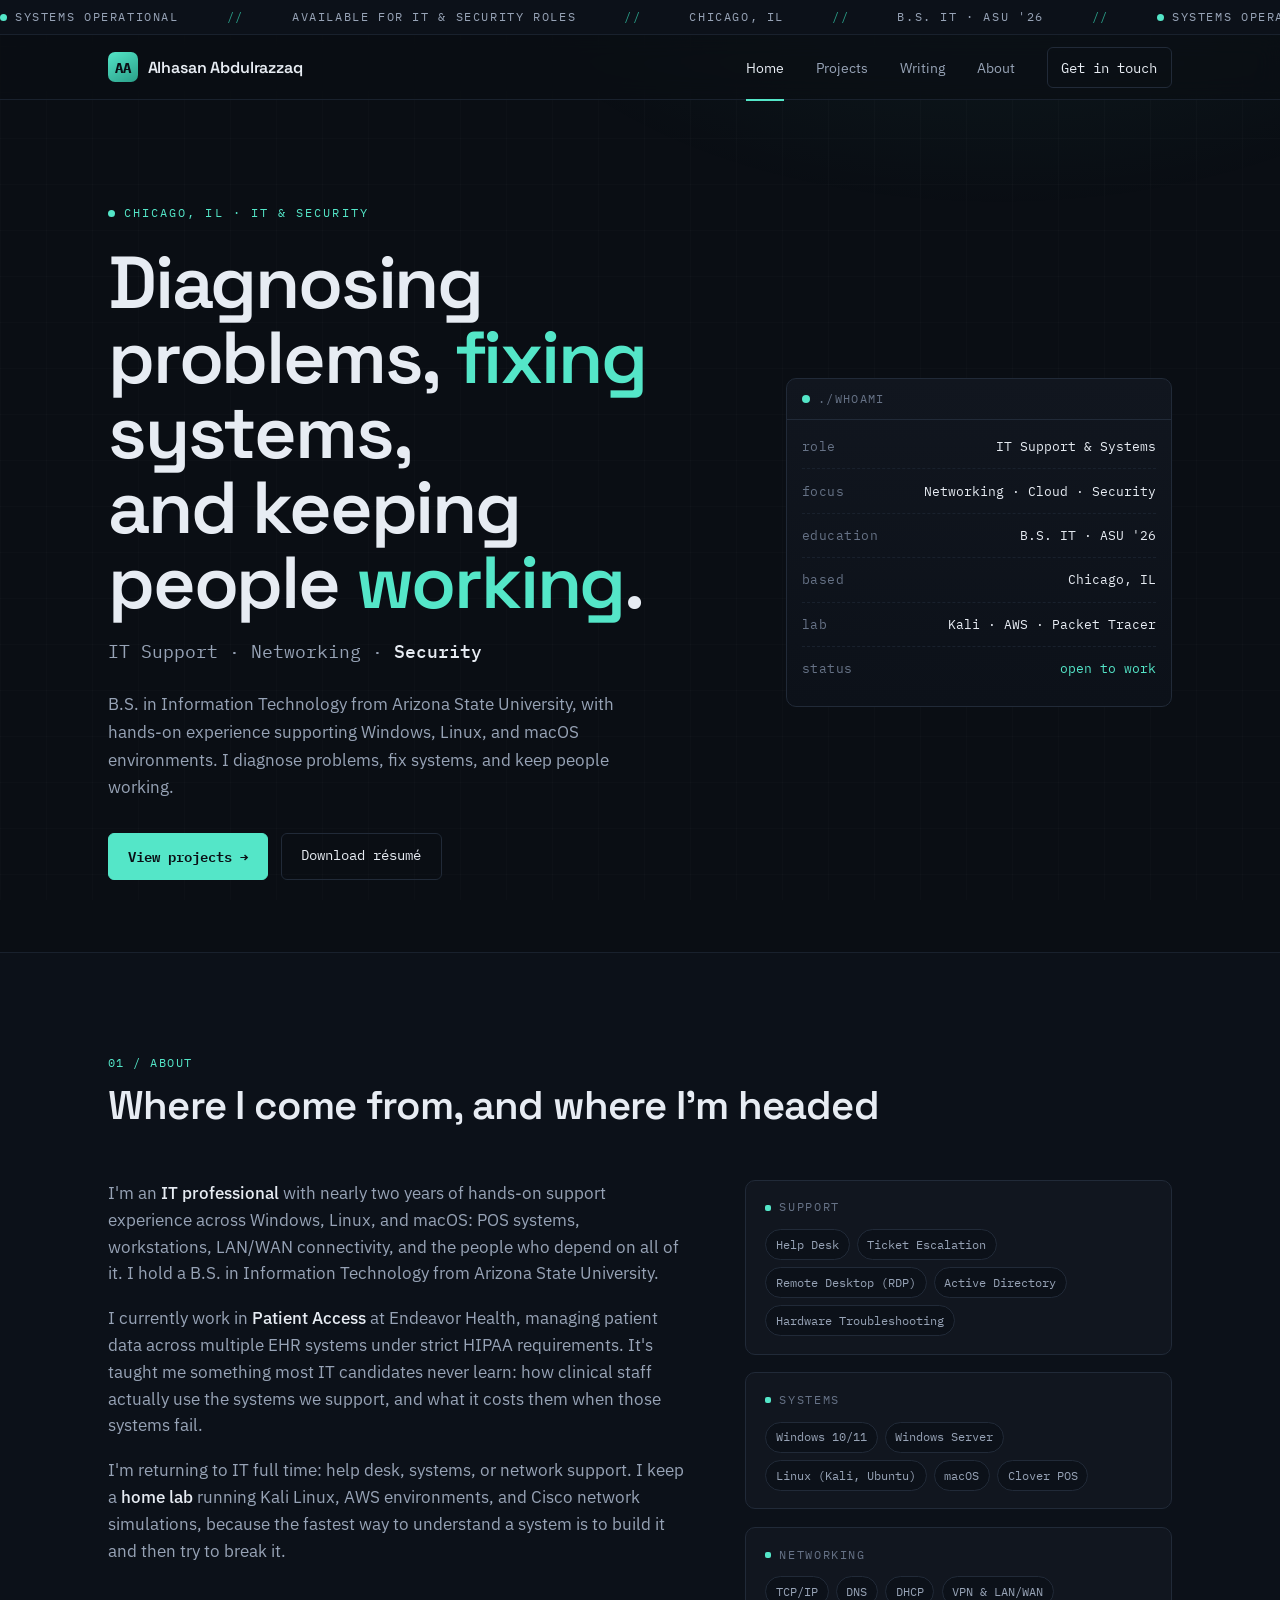
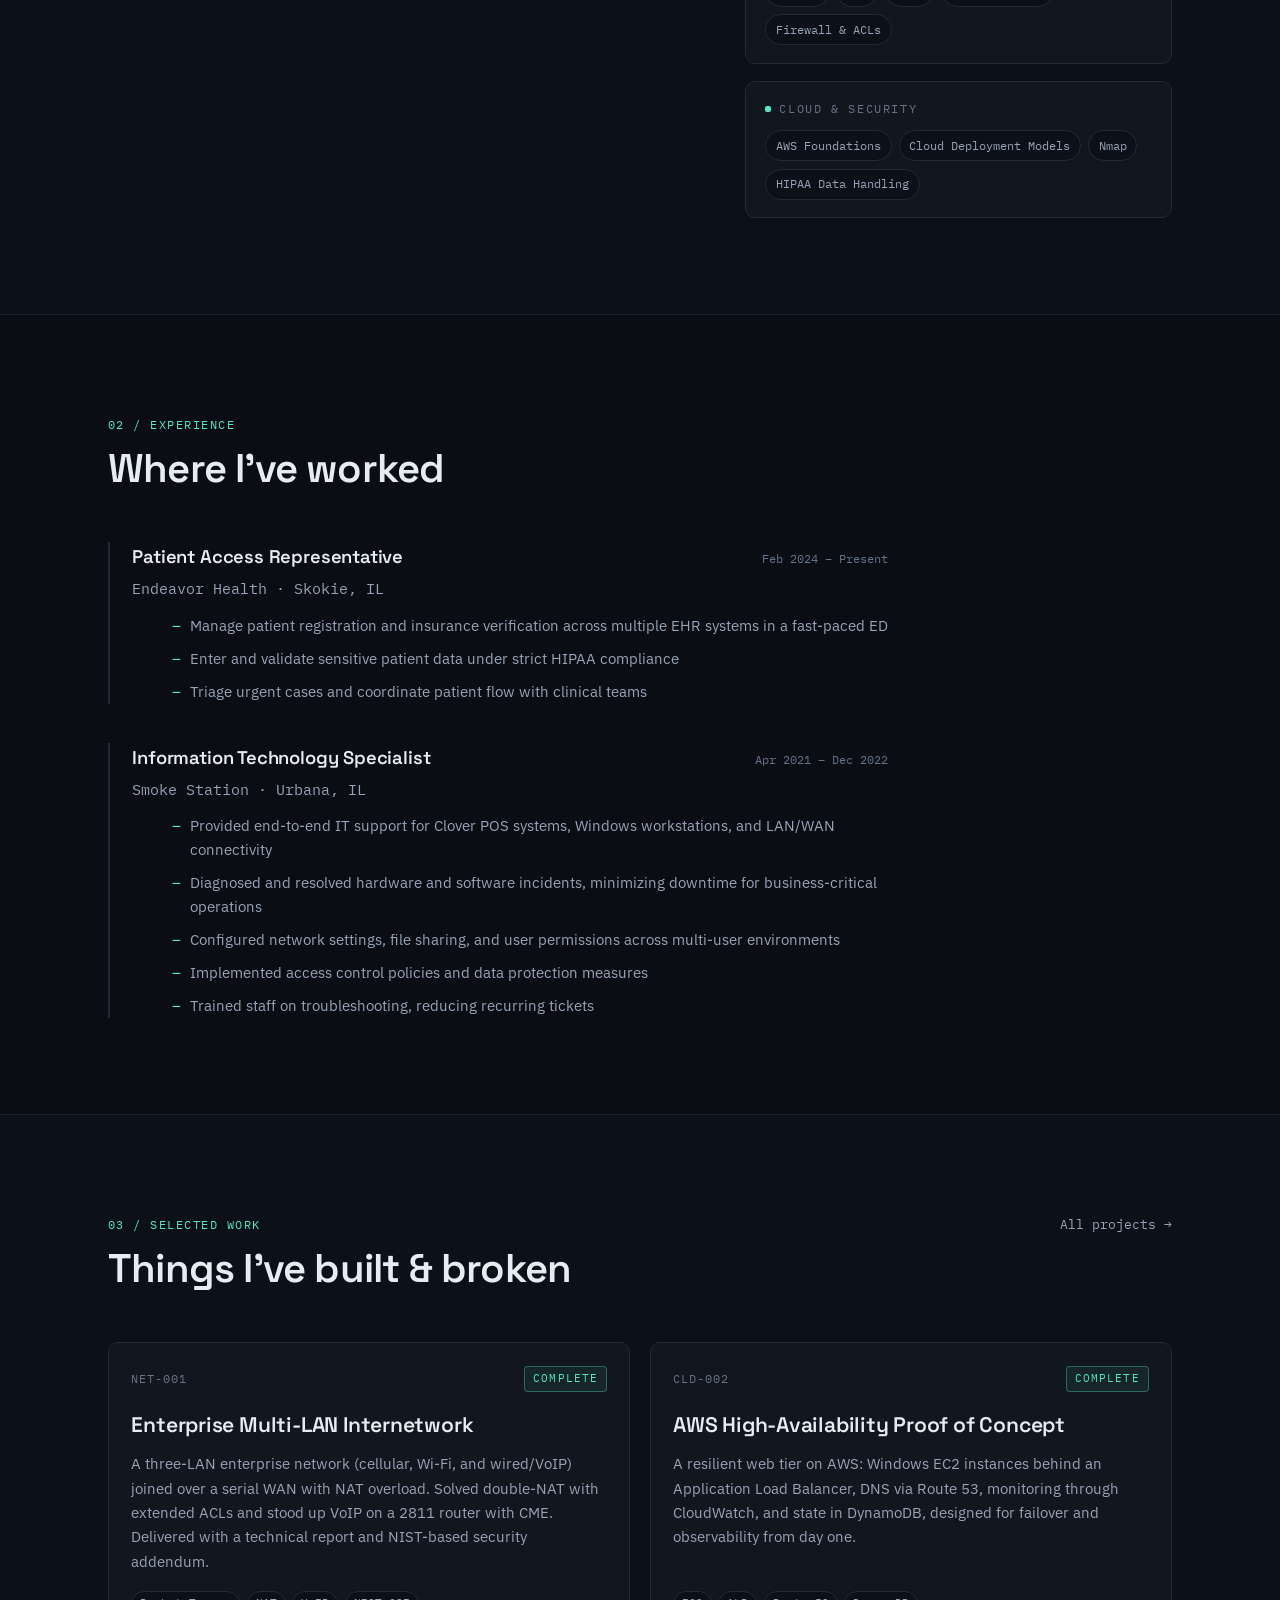
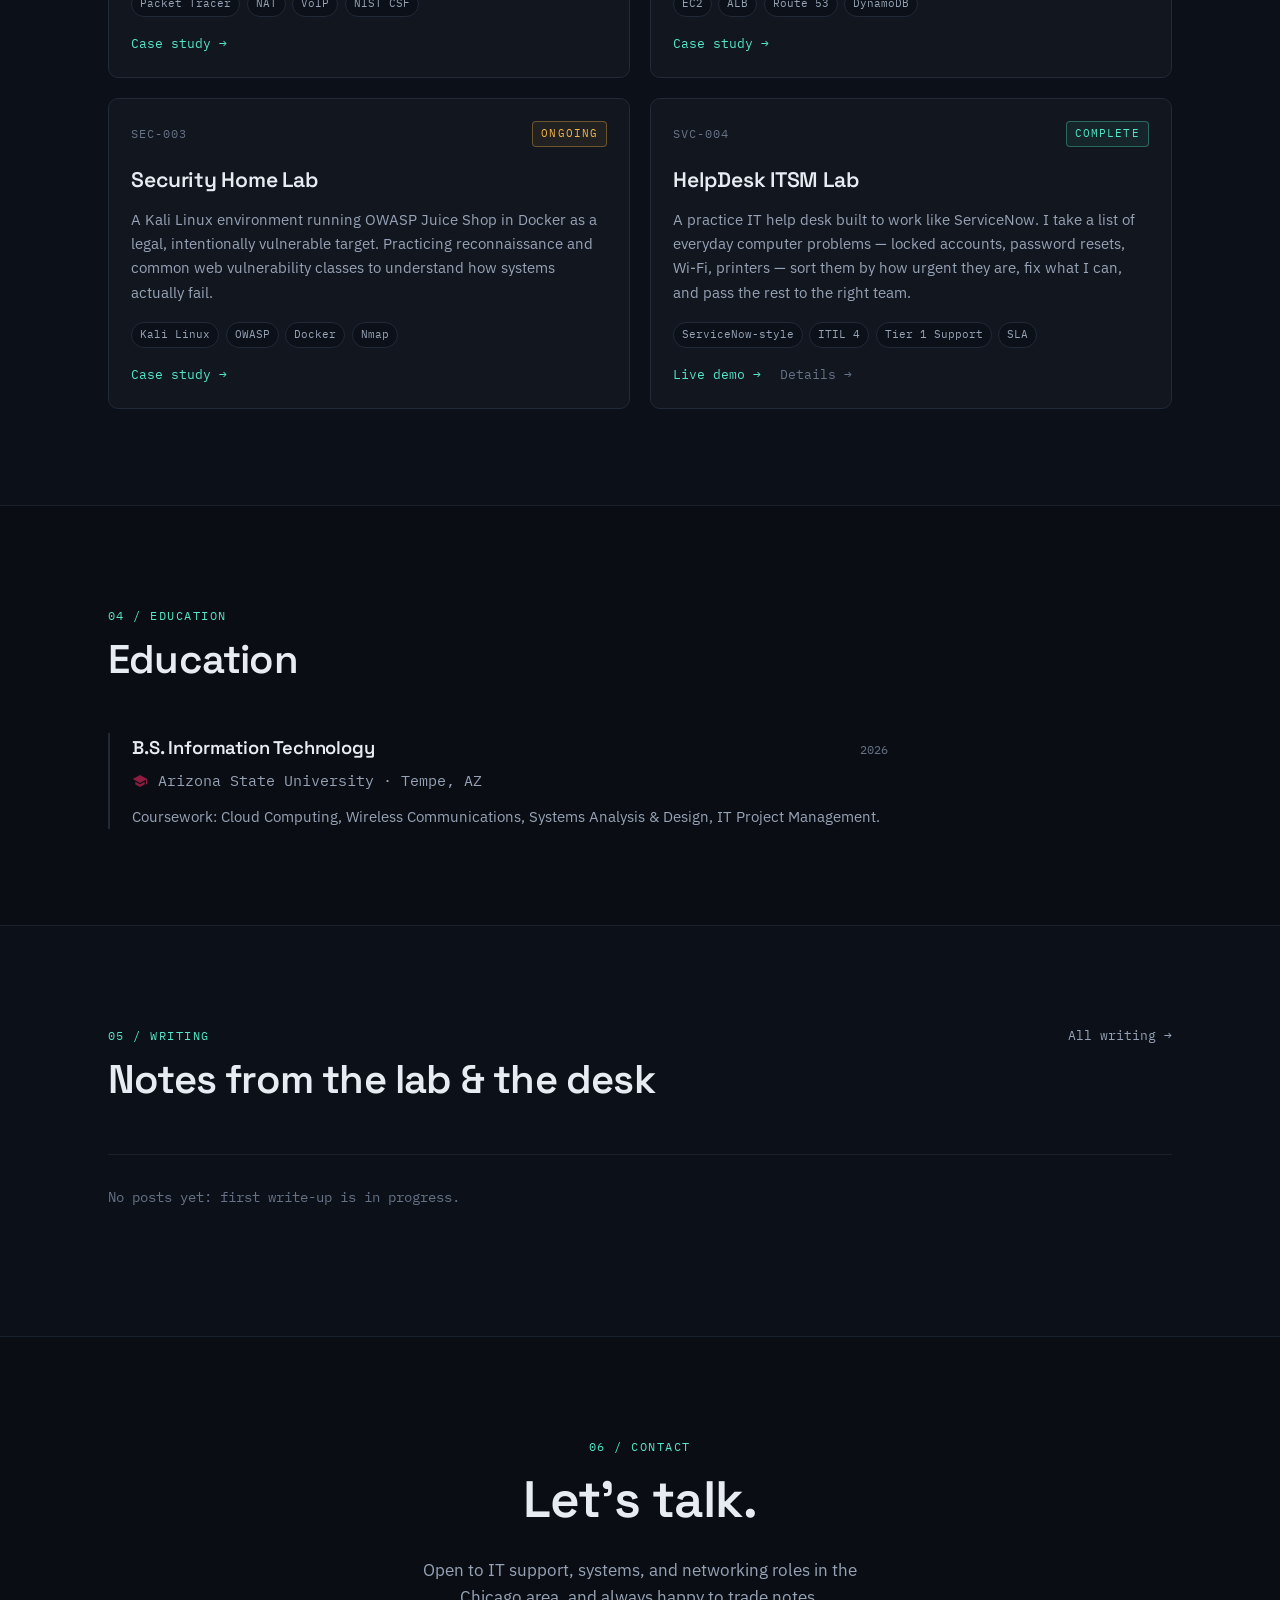
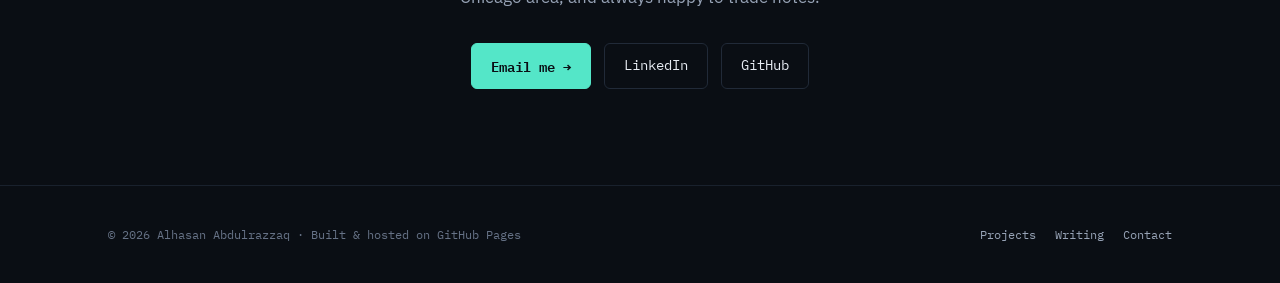
<file: index.html>
<!DOCTYPE html>
<html lang="en">
<head>
<meta charset="UTF-8">
<meta name="viewport" content="width=device-width, initial-scale=1">
<title>Alhasan Abdulrazzaq &middot; IT Support &amp; Security</title>
<meta name="description" content="IT professional in Chicago pursuing security and networking. Help desk, cloud, and offensive-security fundamentals. B.S. Information Technology, Arizona State University.">
<link rel="icon" href="favicon-32x32.png">
<link rel="preconnect" href="https://fonts.googleapis.com">
<link rel="preconnect" href="https://fonts.gstatic.com" crossorigin>
<link href="https://fonts.googleapis.com/css2?family=Space+Grotesk:wght@400;500;600;700&family=IBM+Plex+Sans:wght@400;500;600&family=IBM+Plex+Mono:wght@400;500&display=swap" rel="stylesheet">
<link rel="stylesheet" href="assets/css/main.css">
</head>
<body>

<!-- Signature: status marquee -->
<div class="statusbar" aria-hidden="true">
  <div class="statusbar__track">
    <span><i class="dot"></i> SYSTEMS OPERATIONAL</span>
    <span class="tick">//</span>
    <span>AVAILABLE FOR IT &amp; SECURITY ROLES</span>
    <span class="tick">//</span>
    <span>CHICAGO, IL</span>
    <span class="tick">//</span>
    <span>B.S. IT &middot; ASU '26</span>
    <span class="tick">//</span>
    <span><i class="dot"></i> SYSTEMS OPERATIONAL</span>
    <span class="tick">//</span>
    <span>AVAILABLE FOR IT &amp; SECURITY ROLES</span>
    <span class="tick">//</span>
    <span>CHICAGO, IL</span>
    <span class="tick">//</span>
    <span>B.S. IT &middot; ASU '26</span>
    <span class="tick">//</span>
  </div>
</div>

<!-- Nav -->
<header class="nav">
  <div class="wrap nav__inner">
    <a class="brand" href="index.html">
      <span class="brand__mark">AA</span> Alhasan&nbsp;Abdulrazzaq
    </a>
    <nav class="nav__links" aria-label="Primary">
      <a href="index.html" aria-current="page">Home</a>
      <a href="projects.html">Projects</a>
      <a href="blog.html">Writing</a>
      <a href="index.html#about">About</a>
      <a class="nav__cta" href="index.html#contact">Get in touch</a>
    </nav>
    <button class="nav__toggle" aria-label="Menu" aria-expanded="false">
      <svg width="22" height="22" viewBox="0 0 24 24" fill="none" stroke="currentColor" stroke-width="2"><path d="M3 6h18M3 12h18M3 18h18"/></svg>
    </button>
  </div>
</header>

<main>
  <!-- Hero -->
  <section class="hero">
    <div class="wrap hero__grid">
      <div class="reveal">
        <div class="hero__loc eyebrow"><i class="dot"></i> Chicago, IL &middot; IT &amp; Security</div>
        <h1>Diagnosing problems, <span class="accent">fixing</span> systems,<br>and keeping people <span class="accent">working</span>.</h1>
        <p class="hero__role mono">IT Support &middot; Networking &middot; <b>Security</b></p>
        <p class="hero__lede">
          B.S. in Information Technology from Arizona State University, with hands-on
          experience supporting Windows, Linux, and macOS environments. I diagnose
          problems, fix systems, and keep people working.
        </p>
        <div class="hero__cta">
          <a class="btn btn--primary" href="projects.html">View projects <span class="arr">&rarr;</span></a>
          <a class="btn btn--ghost" href="resume.pdf">Download r&eacute;sum&eacute;</a>
        </div>
      </div>

      <!-- Readout panel -->
      <div class="readout reveal" role="group" aria-label="Status">
        <div class="readout__head"><i class="dot"></i> ./whoami</div>
        <div class="readout__body">
          <div class="readout__row"><span class="k">role</span><span class="v">IT Support &amp; Systems</span></div>
          <div class="readout__row"><span class="k">focus</span><span class="v">Networking &middot; Cloud &middot; Security</span></div>
          <div class="readout__row"><span class="k">education</span><span class="v">B.S. IT &middot; ASU '26</span></div>
          <div class="readout__row"><span class="k">based</span><span class="v">Chicago, IL</span></div>
          <div class="readout__row"><span class="k">lab</span><span class="v">Kali &middot; AWS &middot; Packet&nbsp;Tracer</span></div>
          <div class="readout__row"><span class="k">status</span><span class="v ok">open to work</span></div>
        </div>
      </div>
    </div>
  </section>

  <!-- About + skills -->
  <section class="section section--alt" id="about">
    <div class="wrap">
      <div class="section__head reveal">
        <div><span class="section__num">01 / ABOUT</span>
          <h2>Where I come from, and where I'm headed</h2></div>
      </div>
      <div class="about__grid">
        <div class="about__lede reveal">
          <p>I'm an <b>IT professional</b> with nearly two years of hands-on support
             experience across Windows, Linux, and macOS: POS systems, workstations,
             LAN/WAN connectivity, and the people who depend on all of it. I hold a
             B.S. in Information Technology from Arizona State University.</p>
          <p>I currently work in <b>Patient Access</b> at Endeavor Health, managing patient
             data across multiple EHR systems under strict HIPAA requirements. It's taught
             me something most IT candidates never learn: how clinical staff actually use
             the systems we support, and what it costs them when those systems fail.</p>
          <p>I'm returning to IT full time: help desk, systems, or network support. I
             keep a <b>home lab</b> running Kali Linux, AWS environments, and Cisco network
             simulations, because the fastest way to understand a system is to build it
             and then try to break it.</p>
        </div>
        <div class="stacks reveal">
          <div class="stack">
            <div class="stack__label">Support</div>
            <div class="chips">
              <span class="chip">Help Desk</span><span class="chip">Ticket Escalation</span>
              <span class="chip">Remote Desktop (RDP)</span><span class="chip">Active Directory</span>
              <span class="chip">Hardware Troubleshooting</span>
            </div>
          </div>
          <div class="stack">
            <div class="stack__label">Systems</div>
            <div class="chips">
              <span class="chip">Windows 10/11</span><span class="chip">Windows Server</span>
              <span class="chip">Linux (Kali, Ubuntu)</span><span class="chip">macOS</span>
              <span class="chip">Clover POS</span>
            </div>
          </div>
          <div class="stack">
            <div class="stack__label">Networking</div>
            <div class="chips">
              <span class="chip">TCP/IP</span><span class="chip">DNS</span>
              <span class="chip">DHCP</span><span class="chip">VPN &amp; LAN/WAN</span>
              <span class="chip">Firewall &amp; ACLs</span>
            </div>
          </div>
          <div class="stack">
            <div class="stack__label">Cloud &amp; Security</div>
            <div class="chips">
              <span class="chip">AWS Foundations</span><span class="chip">Cloud Deployment Models</span>
              <span class="chip">Nmap</span><span class="chip">HIPAA Data Handling</span>
            </div>
          </div>
        </div>
      </div>
    </div>
  </section>

  <!-- Experience -->
  <section class="section" id="experience">
    <div class="wrap">
      <div class="section__head reveal">
        <div><span class="section__num">02 / EXPERIENCE</span>
          <h2>Where I've worked</h2></div>
      </div>
      <div class="timeline reveal">

        <article class="entry">
          <div class="entry__head">
            <h3>Patient Access Representative</h3>
            <span class="entry__date">Feb 2024 &ndash; Present</span>
          </div>
          <p class="entry__org">Endeavor Health &middot; Skokie, IL</p>
          <ul>
            <li>Manage patient registration and insurance verification across multiple EHR systems in a fast-paced ED</li>
            <li>Enter and validate sensitive patient data under strict HIPAA compliance</li>
            <li>Triage urgent cases and coordinate patient flow with clinical teams</li>
          </ul>
        </article>

        <article class="entry">
          <div class="entry__head">
            <h3>Information Technology Specialist</h3>
            <span class="entry__date">Apr 2021 &ndash; Dec 2022</span>
          </div>
          <p class="entry__org">Smoke Station &middot; Urbana, IL</p>
          <ul>
            <li>Provided end-to-end IT support for Clover POS systems, Windows workstations, and LAN/WAN connectivity</li>
            <li>Diagnosed and resolved hardware and software incidents, minimizing downtime for business-critical operations</li>
            <li>Configured network settings, file sharing, and user permissions across multi-user environments</li>
            <li>Implemented access control policies and data protection measures</li>
            <li>Trained staff on troubleshooting, reducing recurring tickets</li>
          </ul>
        </article>

      </div>
    </div>
  </section>

  <!-- Featured projects -->
  <section class="section section--alt" id="work">
    <div class="wrap">
      <div class="section__head reveal">
        <div><span class="section__num">03 / SELECTED WORK</span>
          <h2>Things I've built &amp; broken</h2></div>
        <a class="section__link mono" href="projects.html">All projects &rarr;</a>
      </div>
      <div class="modules">

        <article class="module reveal">
          <div class="module__meta"><span>NET-001</span><span class="tag tag--live">Complete</span></div>
          <h3>Enterprise Multi-LAN Internetwork</h3>
          <p>A three-LAN enterprise network (cellular, Wi-Fi, and wired/VoIP) joined over a serial
             WAN with NAT overload. Solved double-NAT with extended ACLs and stood up VoIP on a 2811
             router with CME. Delivered with a technical report and NIST-based security addendum.</p>
          <div class="module__chips">
            <span class="chip">Packet Tracer</span><span class="chip">NAT</span>
            <span class="chip">VoIP</span><span class="chip">NIST CSF</span>
          </div>
          <div class="module__links">
            <a href="projects.html#net-internetwork">Case study &rarr;</a>
          </div>
        </article>

        <article class="module reveal">
          <div class="module__meta"><span>CLD-002</span><span class="tag tag--live">Complete</span></div>
          <h3>AWS High-Availability Proof of Concept</h3>
          <p>A resilient web tier on AWS: Windows EC2 instances behind an Application Load Balancer,
             DNS via Route 53, monitoring through CloudWatch, and state in DynamoDB, designed for
             failover and observability from day one.</p>
          <div class="module__chips">
            <span class="chip">EC2</span><span class="chip">ALB</span>
            <span class="chip">Route 53</span><span class="chip">DynamoDB</span>
          </div>
          <div class="module__links">
            <a href="projects.html#aws-poc">Case study &rarr;</a>
          </div>
        </article>

        <article class="module reveal">
          <div class="module__meta"><span>SEC-003</span><span class="tag tag--build">Ongoing</span></div>
          <h3>Security Home Lab</h3>
          <p>A Kali Linux environment running OWASP Juice Shop in Docker as a legal, intentionally
             vulnerable target. Practicing reconnaissance and common web vulnerability classes to
             understand how systems actually fail.</p>
          <div class="module__chips">
            <span class="chip">Kali Linux</span><span class="chip">OWASP</span>
            <span class="chip">Docker</span><span class="chip">Nmap</span>
          </div>
          <div class="module__links">
            <a href="projects.html#sec-lab">Case study &rarr;</a>
          </div>
        </article>

      <!-- Card for HelpDesk ITSM Lab -->
              <article class="module reveal">
          <div class="module__meta"><span>SVC-004</span><span class="tag tag--live">Complete</span></div>
          <h3>HelpDesk ITSM Lab</h3>
          <p>A practice IT help desk built to work like ServiceNow. I take a list of everyday
             computer problems — locked accounts, password resets, Wi-Fi, printers — sort them
             by how urgent they are, fix what I can, and pass the rest to the right team.</p>
          <div class="module__chips">
            <span class="chip">ServiceNow-style</span><span class="chip">ITIL 4</span>
            <span class="chip">Tier 1 Support</span><span class="chip">SLA</span>
          </div>
          <div class="module__links">
            <a href="https://alhasanal.github.io/itsm-ticketing-lab/" target="_blank" rel="noopener">Live demo &rarr;</a>
            <a href="projects.html#itsm" class="sub">Details &rarr;</a>
          </div>
        </article>

      </div>
    </div>
  </section>

  <!-- Education -->
  <section class="section" id="education">
    <div class="wrap">
      <div class="section__head reveal">
        <div><span class="section__num">04 / EDUCATION</span>
          <h2>Education</h2></div>
      </div>
      <div class="timeline reveal">
        <article class="entry">
          <div class="entry__head">
            <h3>B.S. Information Technology</h3>
            <span class="entry__date">2026</span>
          </div>
          <p class="entry__org">
            <svg width="16" height="16" viewBox="0 0 24 24" fill="#8C1D40" style="vertical-align:-2px; margin-right:6px;">
              <path d="M12 3L1 9l11 6 9-4.91V17h2V9M5 13.18v4L12 21l7-3.82v-4L12 17l-7-3.82z"/>
            </svg>
            Arizona State University &middot; Tempe, AZ
          </p>
          <p>Coursework: Cloud Computing, Wireless Communications, Systems Analysis &amp; Design, IT Project Management.</p>
        </article>
      </div>
    </div>
  </section>

  <!-- Latest writing -->
  <section class="section section--alt" id="writing">
    <div class="wrap">
      <div class="section__head reveal">
        <div><span class="section__num">05 / WRITING</span>
          <h2>Notes from the lab &amp; the desk</h2></div>
        <a class="section__link mono" href="blog.html">All writing &rarr;</a>
      </div>
      <div class="posts reveal" id="latest-posts">
        <p class="posts__empty">Loading&hellip;</p>
      </div>
    </div>
  </section>

  <!-- Contact -->
  <section class="section contact" id="contact">
    <div class="wrap reveal">
      <span class="section__num">06 / CONTACT</span>
      <h2>Let's talk.</h2>
      <p>Open to IT support, systems, and networking roles in the Chicago area,
         and always happy to trade notes.</p>
      <div class="contact__links">
        <a class="btn btn--primary" href="mailto:alabdulrazzaq1@gmail.com">Email me <span class="arr">&rarr;</span></a>
        <a class="btn btn--ghost" href="https://www.linkedin.com/in/alhasan-abdulrazzaq-49b4141b1/" target="_blank" rel="noopener">LinkedIn</a>
        <a class="btn btn--ghost" href="https://github.com/AlhasanAl" target="_blank" rel="noopener">GitHub</a>
      </div>
    </div>
  </section>
</main>

<footer class="footer">
  <div class="wrap footer__inner">
    <p>&copy; <span id="year"></span> Alhasan Abdulrazzaq &middot; Built &amp; hosted on GitHub Pages</p>
    <div class="footer__links">
      <a href="projects.html">Projects</a>
      <a href="blog.html">Writing</a>
      <a href="index.html#contact">Contact</a>
    </div>
  </div>
</footer>

<script>document.getElementById("year").textContent = new Date().getFullYear();</script>
<script src="assets/js/main.js"></script>
</body>
</html>
</file>
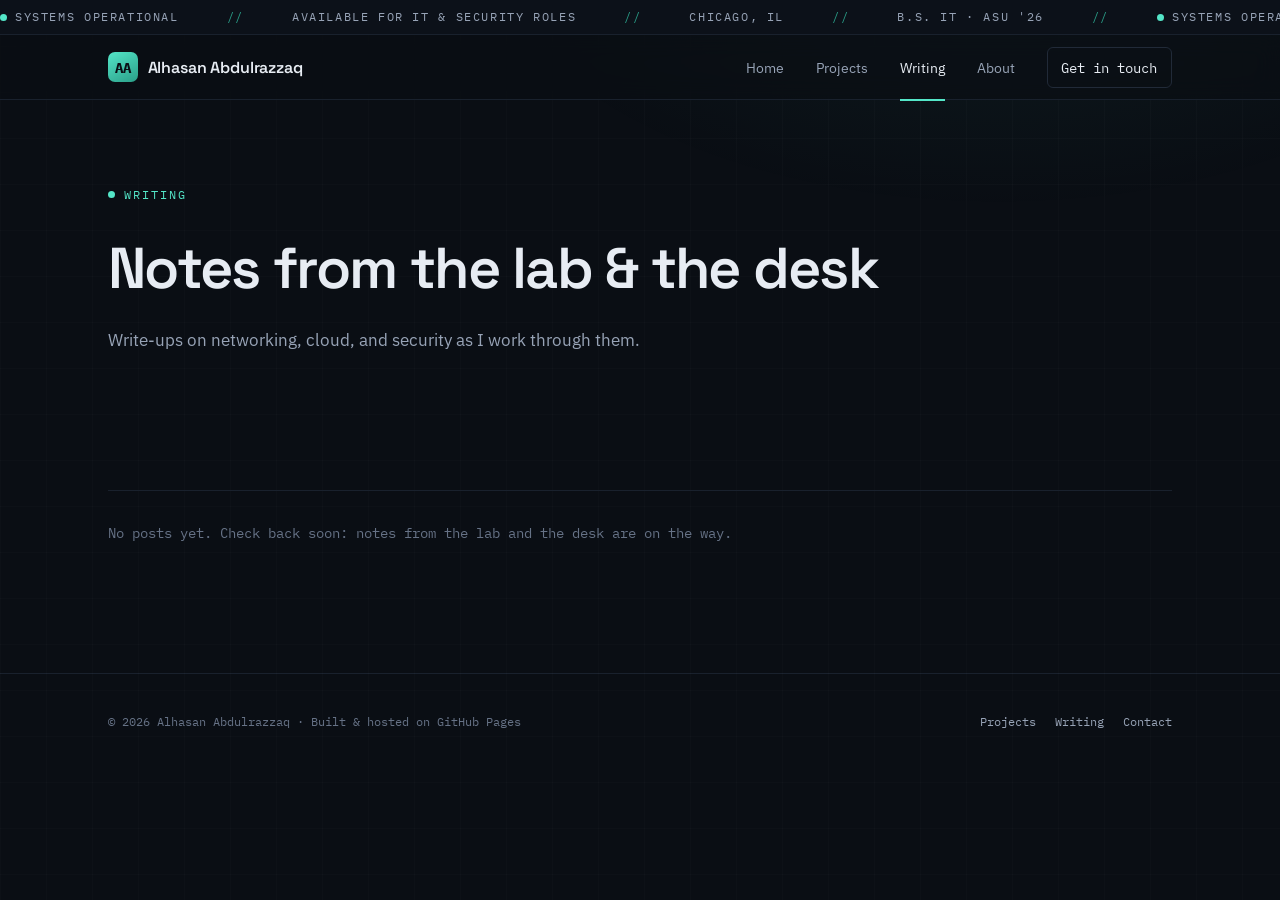
<file: blog.html>
<!DOCTYPE html>
<html lang="en">
<head>
<meta charset="UTF-8">
<meta name="viewport" content="width=device-width, initial-scale=1">
<title>Writing &middot; Alhasan Abdulrazzaq</title>
<meta name="description" content="Notes from the lab and the desk: write-ups on networking, cloud, and security.">
<link rel="icon" href="favicon-32x32.png">
<link rel="preconnect" href="https://fonts.googleapis.com">
<link rel="preconnect" href="https://fonts.gstatic.com" crossorigin>
<link href="https://fonts.googleapis.com/css2?family=Space+Grotesk:wght@400;500;600;700&family=IBM+Plex+Sans:wght@400;500;600&family=IBM+Plex+Mono:wght@400;500&display=swap" rel="stylesheet">
<link rel="stylesheet" href="assets/css/main.css">
</head>
<body>

<div class="statusbar" aria-hidden="true">
  <div class="statusbar__track">
    <span><i class="dot"></i> SYSTEMS OPERATIONAL</span>
    <span class="tick">//</span>
    <span>AVAILABLE FOR IT &amp; SECURITY ROLES</span>
    <span class="tick">//</span>
    <span>CHICAGO, IL</span>
    <span class="tick">//</span>
    <span>B.S. IT &middot; ASU '26</span>
    <span class="tick">//</span>
    <span><i class="dot"></i> SYSTEMS OPERATIONAL</span>
    <span class="tick">//</span>
    <span>AVAILABLE FOR IT &amp; SECURITY ROLES</span>
    <span class="tick">//</span>
    <span>CHICAGO, IL</span>
    <span class="tick">//</span>
    <span>B.S. IT &middot; ASU '26</span>
    <span class="tick">//</span>
  </div>
</div>

<header class="nav">
  <div class="wrap nav__inner">
    <a class="brand" href="index.html">
      <span class="brand__mark">AA</span> Alhasan&nbsp;Abdulrazzaq
    </a>
    <nav class="nav__links" aria-label="Primary">
      <a href="index.html">Home</a>
      <a href="projects.html">Projects</a>
      <a href="blog.html" aria-current="page">Writing</a>
      <a href="index.html#about">About</a>
      <a class="nav__cta" href="index.html#contact">Get in touch</a>
    </nav>
    <button class="nav__toggle" aria-label="Menu" aria-expanded="false">
      <svg width="22" height="22" viewBox="0 0 24 24" fill="none" stroke="currentColor" stroke-width="2"><path d="M3 6h18M3 12h18M3 18h18"/></svg>
    </button>
  </div>
</header>

<main>
  <section class="pagehead">
    <div class="wrap reveal">
      <span class="eyebrow"><i class="dot"></i> WRITING</span>
      <h1>Notes from the lab &amp; the desk</h1>
      <p>Write-ups on networking, cloud, and security as I work through them.</p>
    </div>
  </section>

  <section class="section">
    <div class="wrap">
      <div class="posts reveal" id="post-index">
        <p class="posts__empty">Loading&hellip;</p>
      </div>
    </div>
  </section>
</main>

<footer class="footer">
  <div class="wrap footer__inner">
    <p>&copy; <span id="year"></span> Alhasan Abdulrazzaq &middot; Built &amp; hosted on GitHub Pages</p>
    <div class="footer__links">
      <a href="projects.html">Projects</a>
      <a href="blog.html">Writing</a>
      <a href="index.html#contact">Contact</a>
    </div>
  </div>
</footer>

<script>document.getElementById("year").textContent = new Date().getFullYear();</script>
<script src="assets/js/main.js"></script>
</body>
</html>
</file>
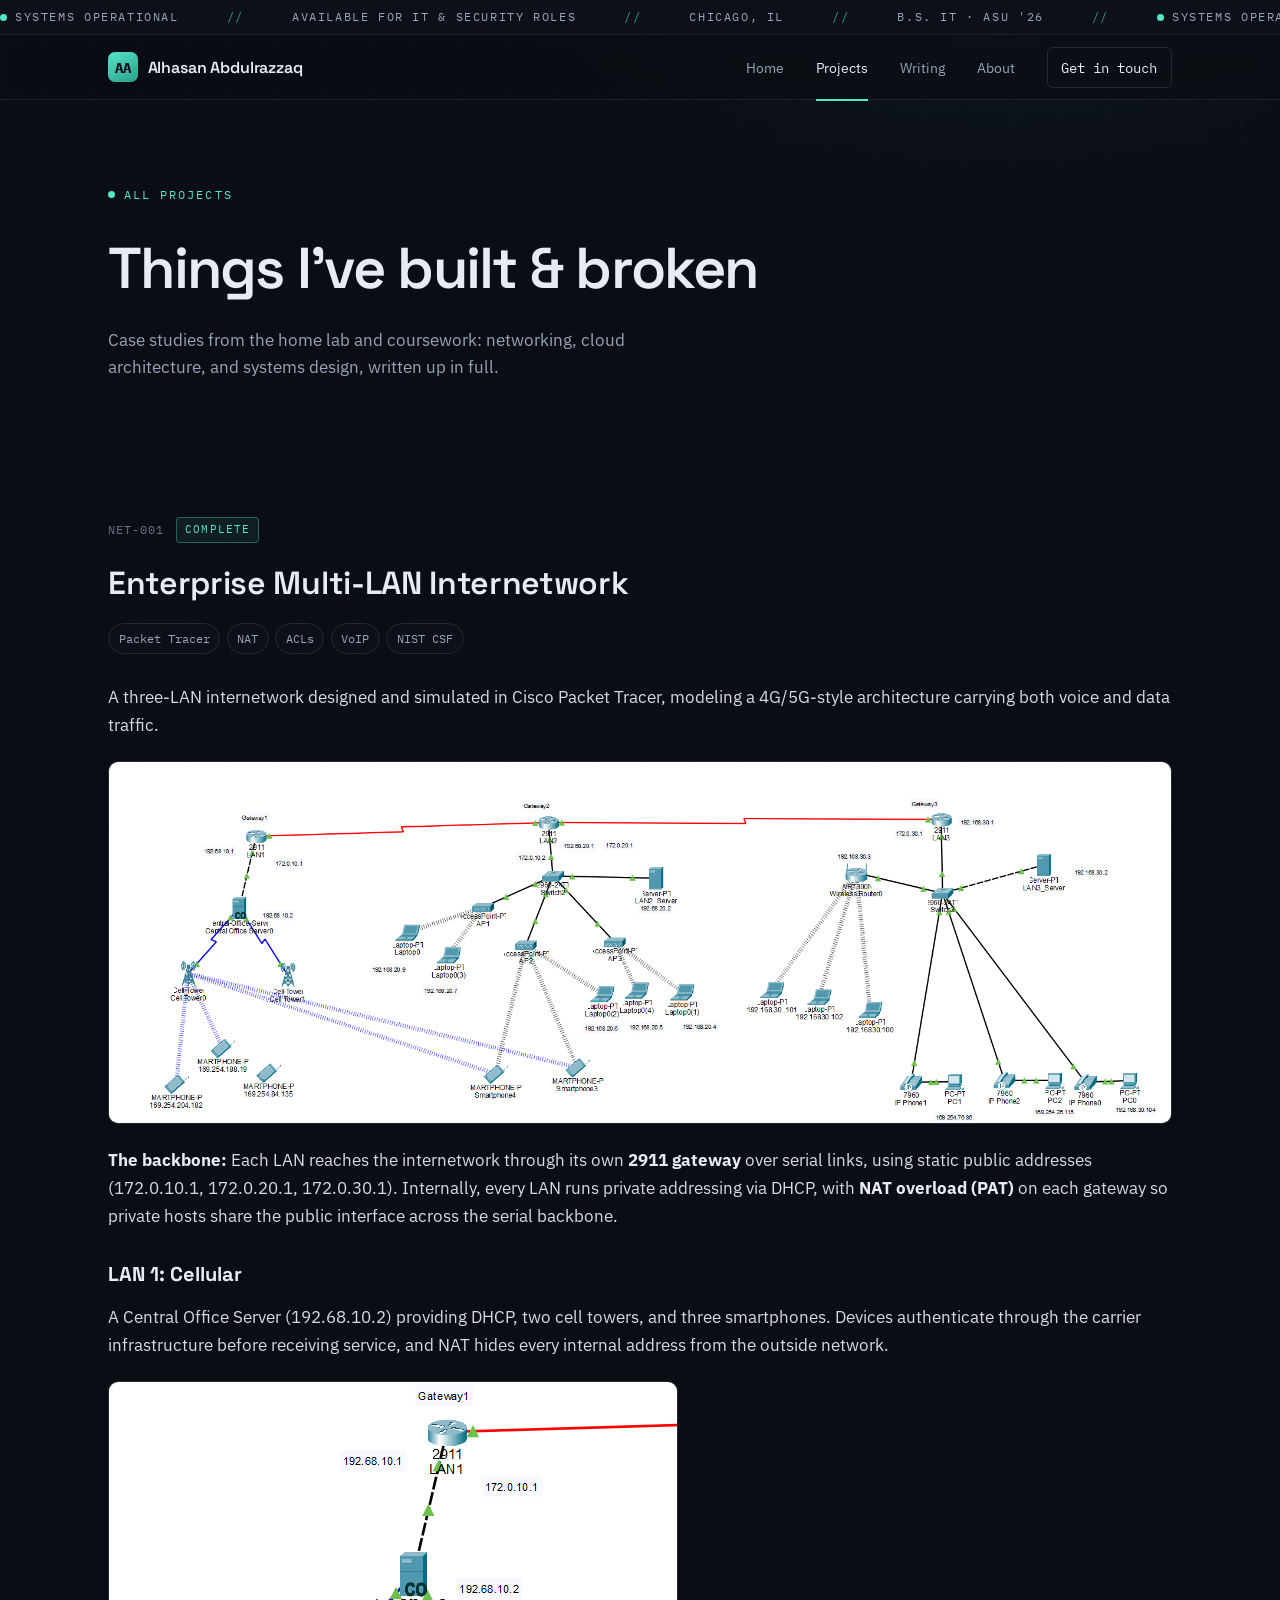
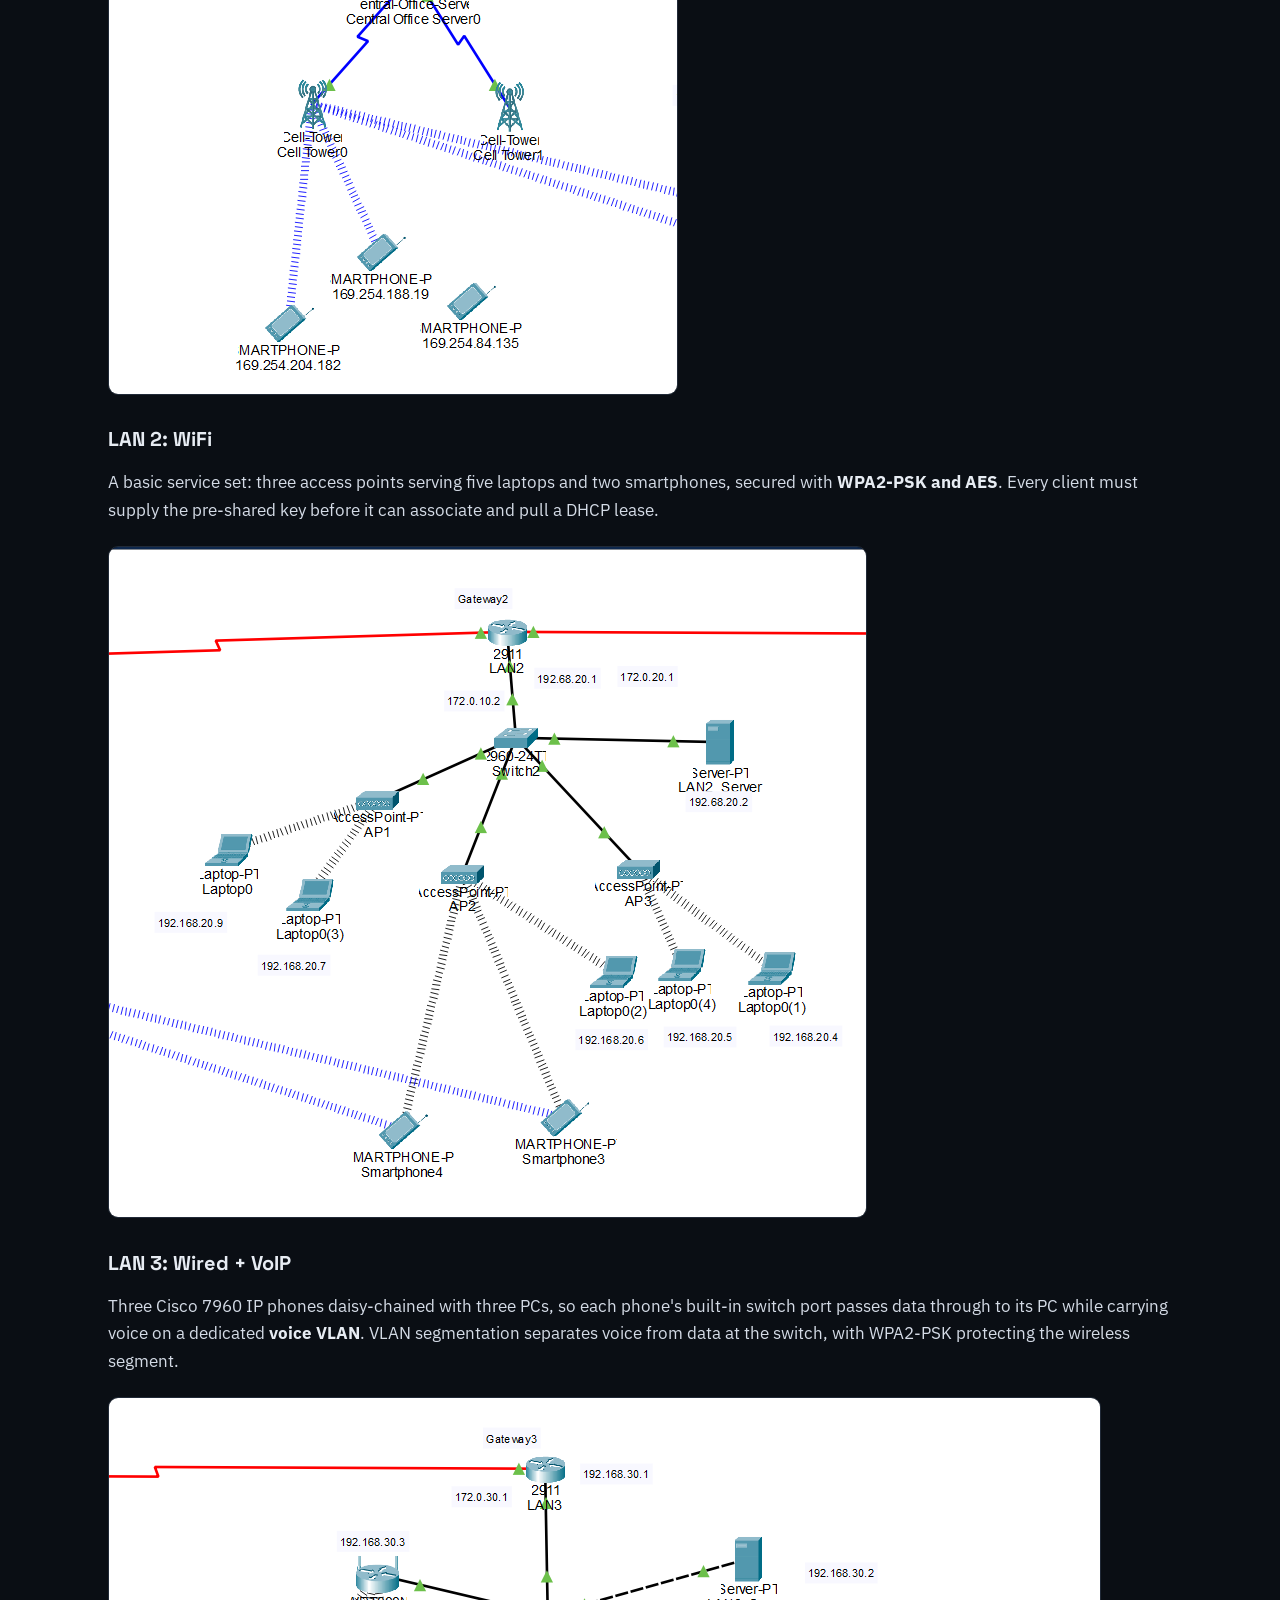
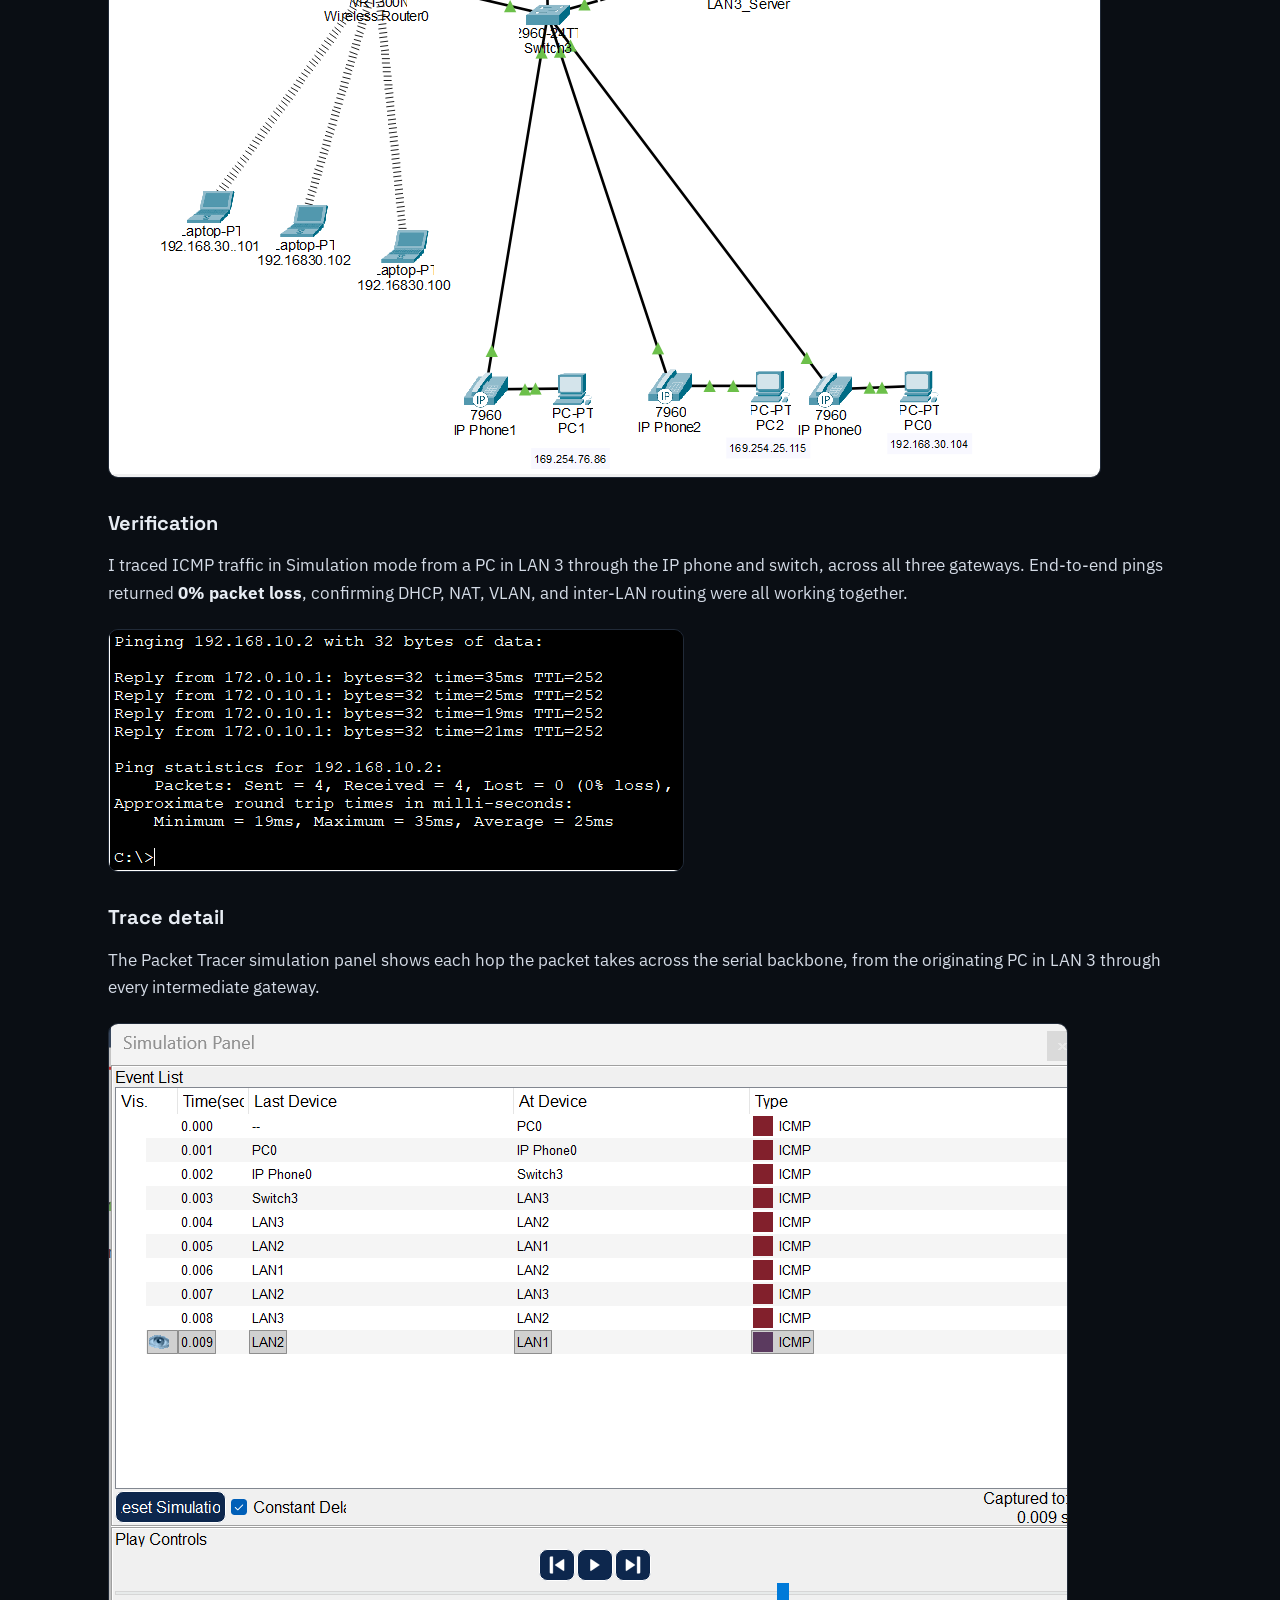
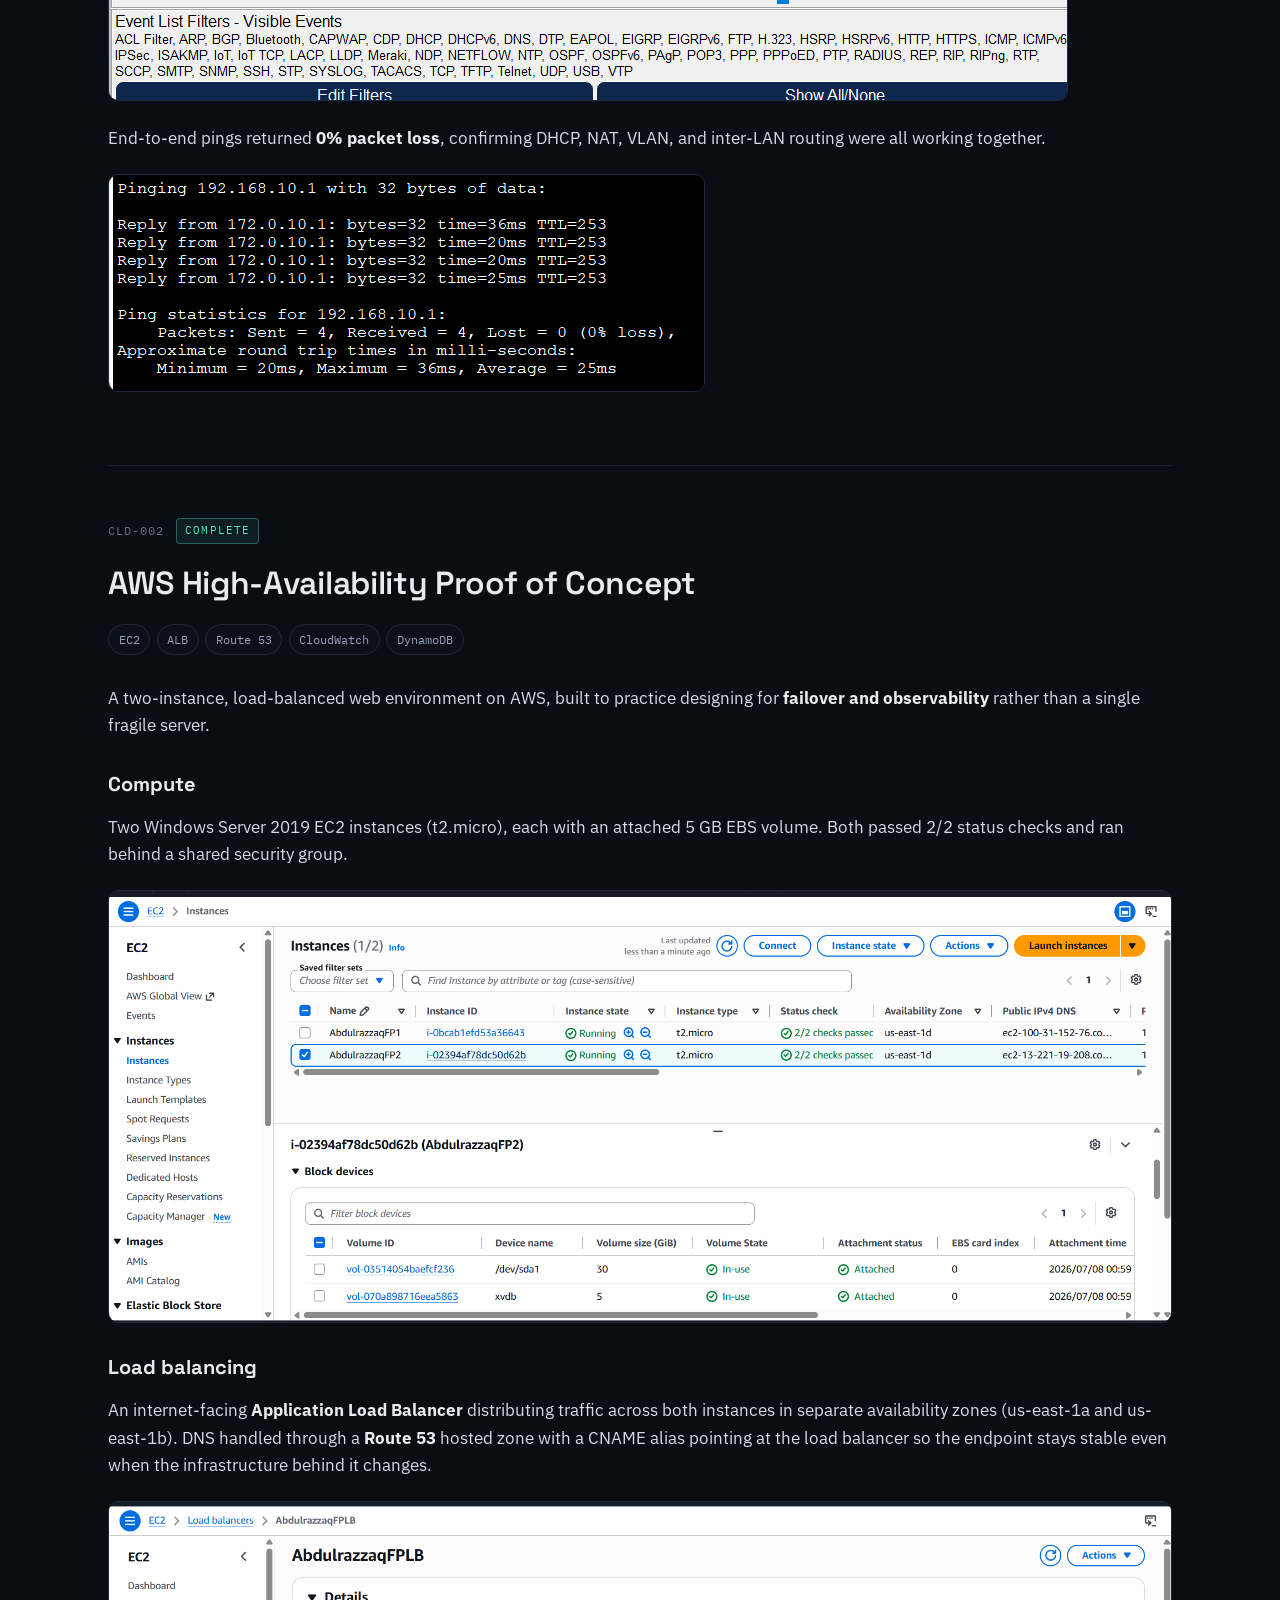
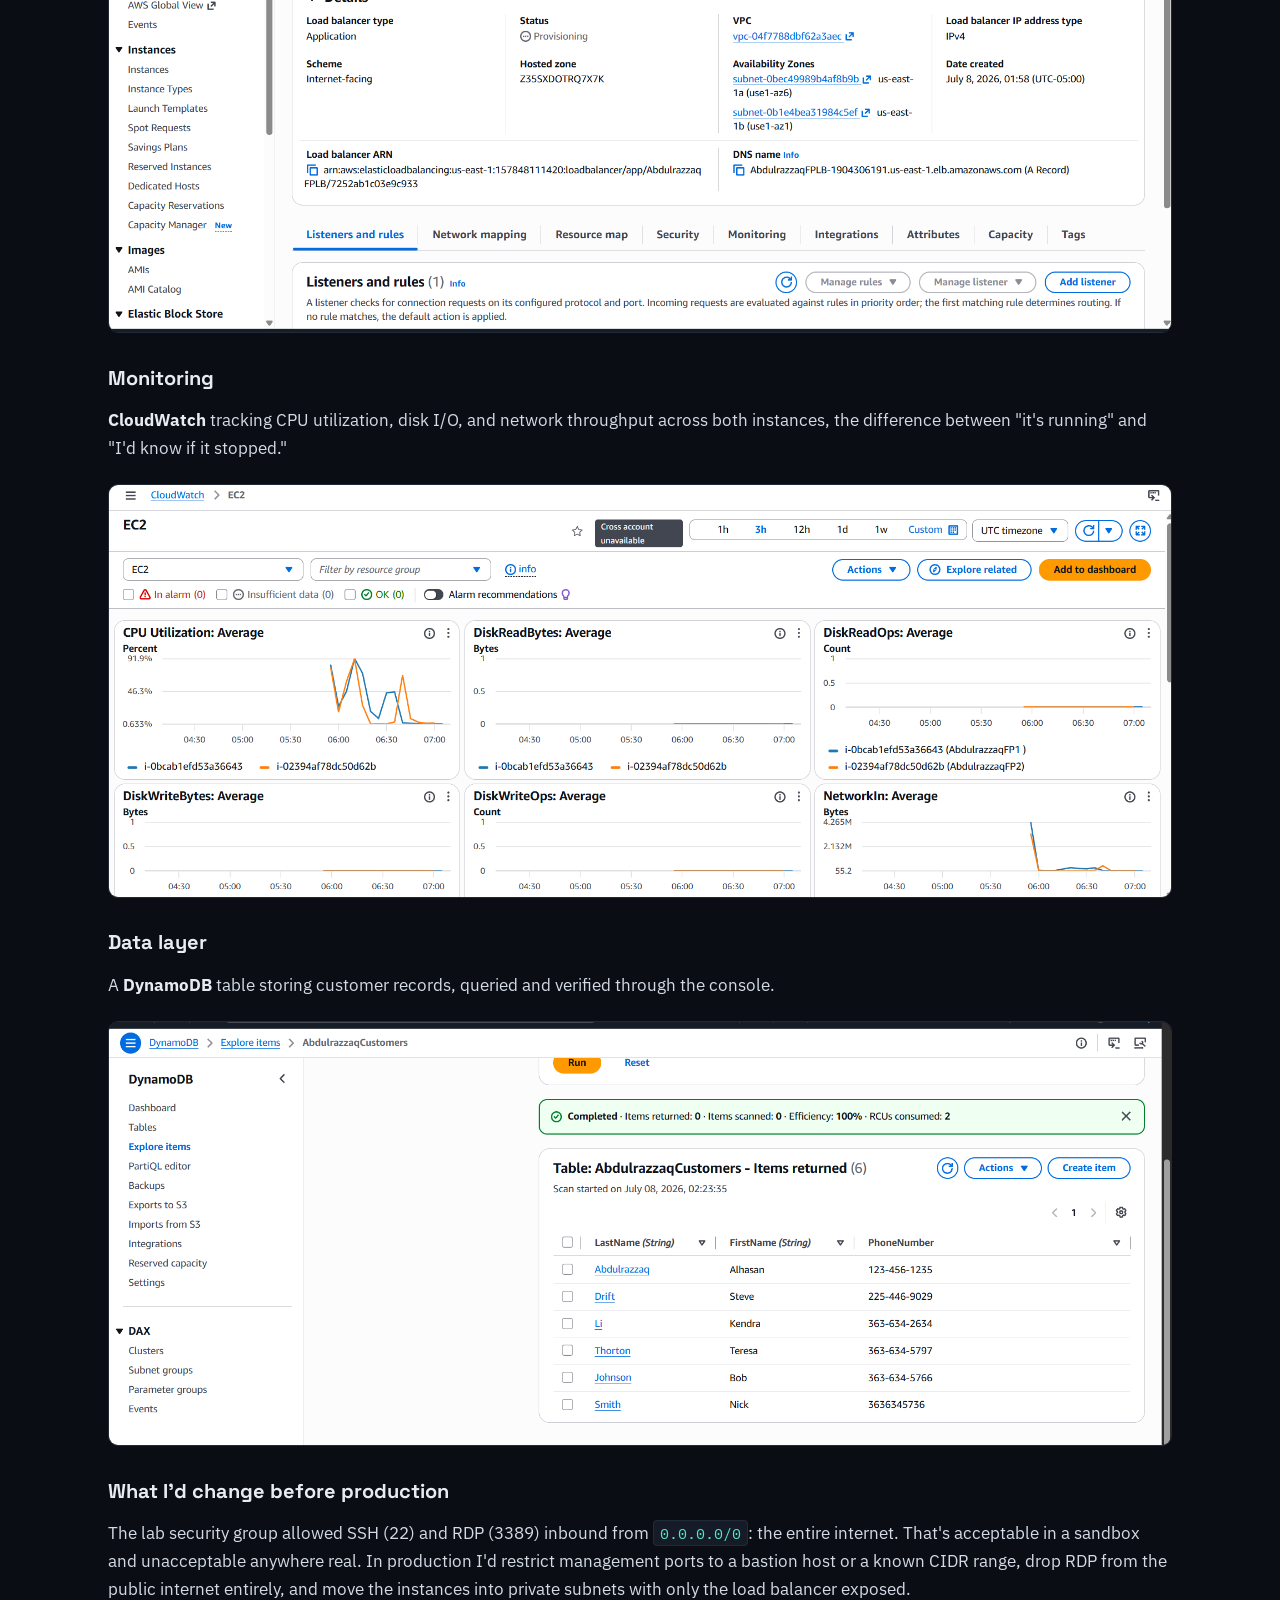
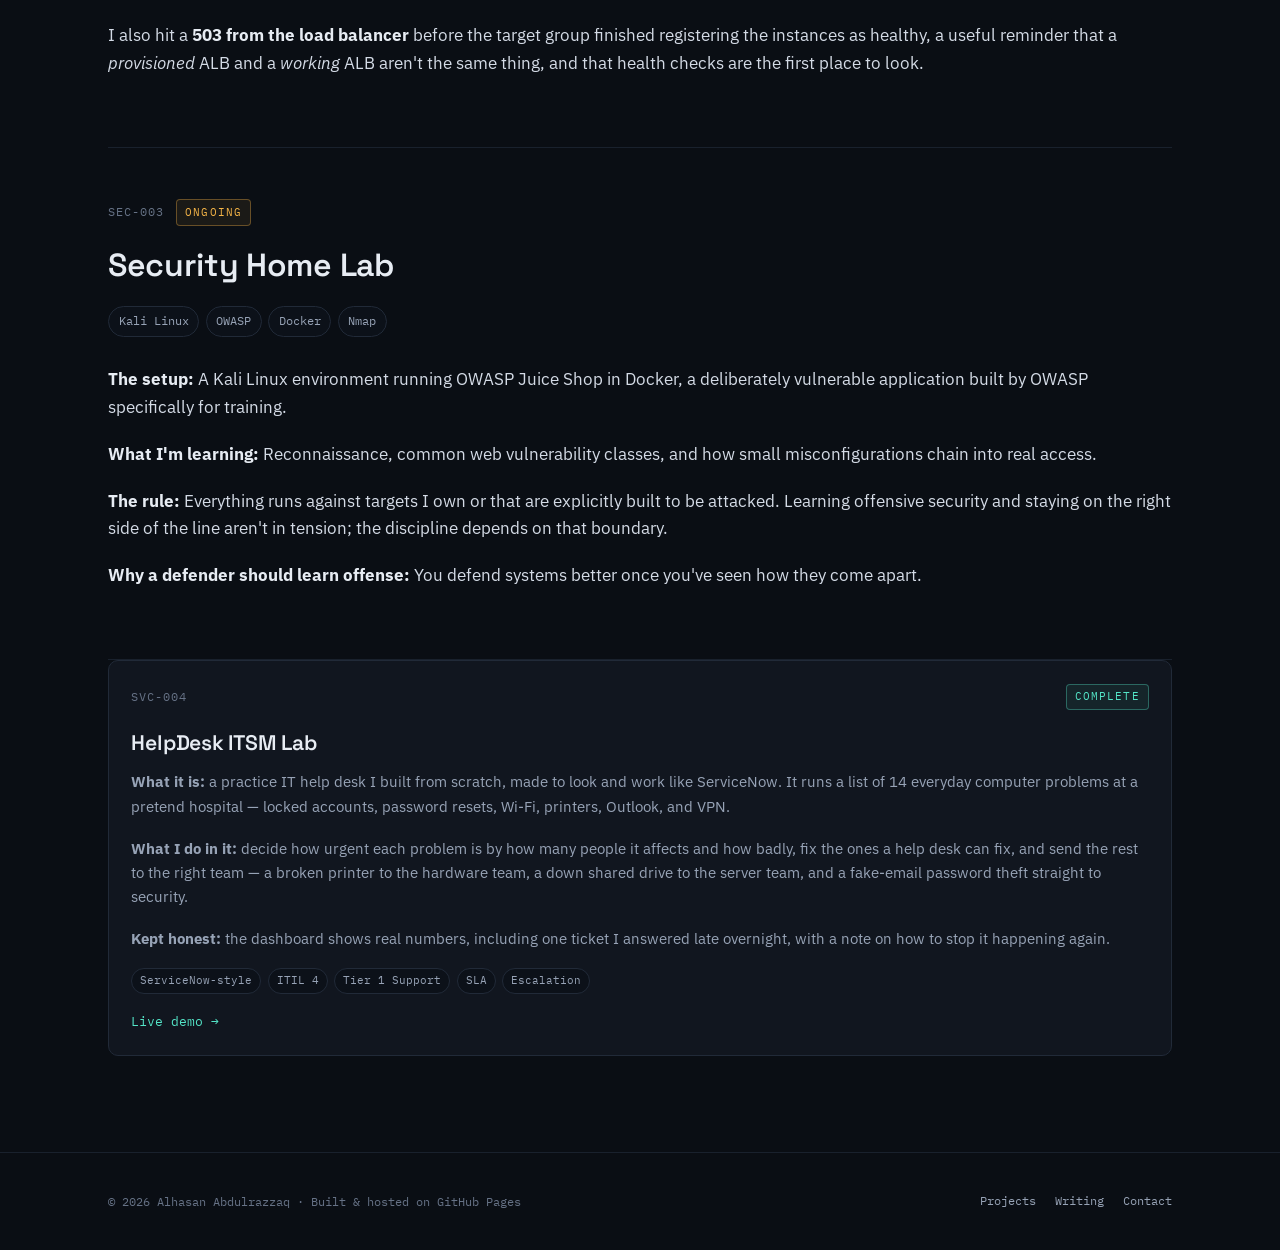
<file: projects.html>
<!DOCTYPE html>
<html lang="en">
<head>
<meta charset="UTF-8">
<meta name="viewport" content="width=device-width, initial-scale=1">
<title>Projects &middot; Alhasan Abdulrazzaq</title>
<meta name="description" content="Case studies: enterprise networking in Packet Tracer, an AWS high-availability build, a Kali Linux security lab, and an IT asset management system design.">
<link rel="icon" href="favicon-32x32.png">
<link rel="preconnect" href="https://fonts.googleapis.com">
<link rel="preconnect" href="https://fonts.gstatic.com" crossorigin>
<link href="https://fonts.googleapis.com/css2?family=Space+Grotesk:wght@400;500;600;700&family=IBM+Plex+Sans:wght@400;500;600&family=IBM+Plex+Mono:wght@400;500&display=swap" rel="stylesheet">
<link rel="stylesheet" href="assets/css/main.css">
</head>
<body>

<div class="statusbar" aria-hidden="true">
  <div class="statusbar__track">
    <span><i class="dot"></i> SYSTEMS OPERATIONAL</span>
    <span class="tick">//</span>
    <span>AVAILABLE FOR IT &amp; SECURITY ROLES</span>
    <span class="tick">//</span>
    <span>CHICAGO, IL</span>
    <span class="tick">//</span>
    <span>B.S. IT &middot; ASU '26</span>
    <span class="tick">//</span>
    <span><i class="dot"></i> SYSTEMS OPERATIONAL</span>
    <span class="tick">//</span>
    <span>AVAILABLE FOR IT &amp; SECURITY ROLES</span>
    <span class="tick">//</span>
    <span>CHICAGO, IL</span>
    <span class="tick">//</span>
    <span>B.S. IT &middot; ASU '26</span>
    <span class="tick">//</span>
  </div>
</div>

<header class="nav">
  <div class="wrap nav__inner">
    <a class="brand" href="index.html">
      <span class="brand__mark">AA</span> Alhasan&nbsp;Abdulrazzaq
    </a>
    <nav class="nav__links" aria-label="Primary">
      <a href="index.html">Home</a>
      <a href="projects.html" aria-current="page">Projects</a>
      <a href="blog.html">Writing</a>
      <a href="index.html#about">About</a>
      <a class="nav__cta" href="index.html#contact">Get in touch</a>
    </nav>
    <button class="nav__toggle" aria-label="Menu" aria-expanded="false">
      <svg width="22" height="22" viewBox="0 0 24 24" fill="none" stroke="currentColor" stroke-width="2"><path d="M3 6h18M3 12h18M3 18h18"/></svg>
    </button>
  </div>
</header>

<main>
  <section class="pagehead">
    <div class="wrap reveal">
      <span class="eyebrow"><i class="dot"></i> ALL PROJECTS</span>
      <h1>Things I've built &amp; broken</h1>
      <p>Case studies from the home lab and coursework: networking, cloud architecture,
         and systems design, written up in full.</p>
    </div>
  </section>

  <section class="section">
    <div class="wrap">

      <article class="case reveal" id="net-internetwork">
        <div class="case__meta"><span>NET-001</span><span class="tag tag--live">Complete</span></div>
        <h2>Enterprise Multi-LAN Internetwork</h2>
        <div class="case__chips">
          <span class="chip">Packet Tracer</span><span class="chip">NAT</span>
          <span class="chip">ACLs</span><span class="chip">VoIP</span><span class="chip">NIST CSF</span>
        </div>
        <div class="article__body">
          <p>A three-LAN internetwork designed and simulated in Cisco Packet Tracer, modeling a
          4G/5G-style architecture carrying both voice and data traffic.</p>

          <img src="images/topology.png" alt="Complete three-LAN internetwork topology">

          <p><strong>The backbone:</strong> Each LAN reaches the internetwork through its own
          <strong>2911 gateway</strong> over serial links, using static public addresses
          (172.0.10.1, 172.0.20.1, 172.0.30.1). Internally, every LAN runs private addressing via
          DHCP, with <strong>NAT overload (PAT)</strong> on each gateway so private hosts share the
          public interface across the serial backbone.</p>

          <h3>LAN 1: Cellular</h3>
          <p>A Central Office Server (192.68.10.2) providing DHCP, two cell towers, and three
          smartphones. Devices authenticate through the carrier infrastructure before receiving
          service, and NAT hides every internal address from the outside network.</p>

          <img src="images/lan1.png" alt="LAN 1 cellular topology">

          <h3>LAN 2: WiFi</h3>
          <p>A basic service set: three access points serving five laptops and two smartphones,
          secured with <strong>WPA2-PSK and AES</strong>. Every client must supply the pre-shared key
          before it can associate and pull a DHCP lease.</p>

          <img src="images/lan2.png" alt="LAN 2 WiFi topology">

          <h3>LAN 3: Wired + VoIP</h3>
          <p>Three Cisco 7960 IP phones daisy-chained with three PCs, so each phone's built-in switch
          port passes data through to its PC while carrying voice on a dedicated
          <strong>voice VLAN</strong>. VLAN segmentation separates voice from data at the switch, with
          WPA2-PSK protecting the wireless segment.</p>

          <img src="images/lan3.png" alt="LAN 3 wired and VoIP topology">

          <h3>Verification</h3>
          <p>I traced ICMP traffic in Simulation mode from a PC in LAN 3 through the IP phone and
          switch, across all three gateways. End-to-end pings returned <strong>0% packet loss</strong>,
          confirming DHCP, NAT, VLAN, and inter-LAN routing were all working together.</p>

          <img src="images/ping1.png" alt="Successful ping test showing 0% packet loss">

          <h3>Trace detail</h3>
          <p>The Packet Tracer simulation panel shows each hop the packet takes across the serial
          backbone, from the originating PC in LAN 3 through every intermediate gateway.</p>

          <img src="images/pdu.png" alt="Packet Tracer simulation panel showing ICMP traffic traversing all three LANs">

          <p>End-to-end pings returned <strong>0% packet loss</strong>, confirming DHCP, NAT, VLAN,
          and inter-LAN routing were all working together.</p>

          <img src="images/ping2.png" alt="Successful ping test showing 0% packet loss">
        </div>
      </article>

      <article class="case reveal" id="aws-poc">
        <div class="case__meta"><span>CLD-002</span><span class="tag tag--live">Complete</span></div>
        <h2>AWS High-Availability Proof of Concept</h2>
        <div class="case__chips">
          <span class="chip">EC2</span><span class="chip">ALB</span>
          <span class="chip">Route 53</span><span class="chip">CloudWatch</span><span class="chip">DynamoDB</span>
        </div>
        <div class="article__body">
          <p>A two-instance, load-balanced web environment on AWS, built to practice designing for
          <strong>failover and observability</strong> rather than a single fragile server.</p>

          <h3>Compute</h3>
          <p>Two Windows Server 2019 EC2 instances (t2.micro), each with an attached 5 GB EBS volume.
          Both passed 2/2 status checks and ran behind a shared security group.</p>

          <img src="images/aws-ec2.png" alt="Two EC2 instances running with 2/2 status checks passed">

          <h3>Load balancing</h3>
          <p>An internet-facing <strong>Application Load Balancer</strong> distributing traffic across
          both instances in separate availability zones (us-east-1a and us-east-1b). DNS handled
          through a <strong>Route 53</strong> hosted zone with a CNAME alias pointing at the load
          balancer so the endpoint stays stable even when the infrastructure behind it changes.</p>

          <img src="images/aws-alb.png" alt="Application Load Balancer spanning two availability zones">

          <h3>Monitoring</h3>
          <p><strong>CloudWatch</strong> tracking CPU utilization, disk I/O, and network throughput
          across both instances, the difference between "it's running" and "I'd know if it stopped."</p>

          <img src="images/aws-cloudwatch.png" alt="CloudWatch metrics dashboard showing CPU and network metrics">

          <h3>Data layer</h3>
          <p>A <strong>DynamoDB</strong> table storing customer records, queried and verified through
          the console.</p>

          <img src="images/aws-dynamodb.png" alt="DynamoDB table with customer records">

          <h3>What I'd change before production</h3>
          <p>The lab security group allowed SSH (22) and RDP (3389) inbound from <code>0.0.0.0/0</code>:
          the entire internet. That's acceptable in a sandbox and unacceptable anywhere real. In
          production I'd restrict management ports to a bastion host or a known CIDR range, drop RDP
          from the public internet entirely, and move the instances into private subnets with only the
          load balancer exposed.</p>

          <p>I also hit a <strong>503 from the load balancer</strong> before the target group finished
          registering the instances as healthy, a useful reminder that a <em>provisioned</em> ALB and a
          <em>working</em> ALB aren't the same thing, and that health checks are the first place to look.</p>
        </div>
      </article>

      <article class="case reveal" id="sec-lab">
        <div class="case__meta"><span>SEC-003</span><span class="tag tag--build">Ongoing</span></div>
        <h2>Security Home Lab</h2>
        <div class="case__chips">
          <span class="chip">Kali Linux</span><span class="chip">OWASP</span>
          <span class="chip">Docker</span><span class="chip">Nmap</span>
        </div>
        <div class="article__body">
          <p><strong>The setup:</strong> A Kali Linux environment running OWASP Juice Shop in Docker,
          a deliberately vulnerable application built by OWASP specifically for training.</p>

          <p><strong>What I'm learning:</strong> Reconnaissance, common web vulnerability classes, and
          how small misconfigurations chain into real access.</p>

          <p><strong>The rule:</strong> Everything runs against targets I own or that are explicitly
          built to be attacked. Learning offensive security and staying on the right side of the line
          aren't in tension; the discipline depends on that boundary.</p>

          <p><strong>Why a defender should learn offense:</strong> You defend systems better once
          you've seen how they come apart.</p>
        </div>
      </article>

             <article class="module reveal" id="itsm">
          <div class="module__meta"><span>SVC-004</span><span class="tag tag--live">Complete</span></div>
          <h3>HelpDesk ITSM Lab</h3>
          <p><b>What it is:</b> a practice IT help desk I built from scratch, made to look and work
             like ServiceNow. It runs a list of 14 everyday computer problems at a pretend hospital —
             locked accounts, password resets, Wi-Fi, printers, Outlook, and VPN.</p>
          <p><b>What I do in it:</b> decide how urgent each problem is by how many people it affects
             and how badly, fix the ones a help desk can fix, and send the rest to the right team —
             a broken printer to the hardware team, a down shared drive to the server team, and a
             fake-email password theft straight to security.</p>
          <p><b>Kept honest:</b> the dashboard shows real numbers, including one ticket I answered
             late overnight, with a note on how to stop it happening again.</p>
          <div class="module__chips">
            <span class="chip">ServiceNow-style</span><span class="chip">ITIL 4</span>
            <span class="chip">Tier 1 Support</span><span class="chip">SLA</span><span class="chip">Escalation</span>
          </div>
          <div class="module__links">
            <a href="https://alhasanal.github.io/itsm-ticketing-lab/" target="_blank" rel="noopener">Live demo &rarr;</a>
          </div>
        </article>

    </div>
  </section>
</main>

<footer class="footer">
  <div class="wrap footer__inner">
    <p>&copy; <span id="year"></span> Alhasan Abdulrazzaq &middot; Built &amp; hosted on GitHub Pages</p>
    <div class="footer__links">
      <a href="projects.html">Projects</a>
      <a href="blog.html">Writing</a>
      <a href="index.html#contact">Contact</a>
    </div>
  </div>
</footer>

<script>document.getElementById("year").textContent = new Date().getFullYear();</script>
<script src="assets/js/main.js"></script>
</body>
</html>
</file>
<file: assets/css/main.css>
/* =====================================================================
   Alhasan Abdulrazzaq: portfolio + blog
   Aesthetic: systems console / status dashboard
   ===================================================================== */

/* ---- Tokens ------------------------------------------------------- */
:root {
  --ink:        #0A0E14;
  --ink-2:      #0C1119;
  --panel:      #11161F;
  --panel-2:    #151C27;
  --line:       #212A38;
  --line-soft:  #19212D;

  --text:       #E7ECF3;
  --text-2:     #97A3B6;
  --text-3:     #667286;

  --signal:     #54E6C8;   /* teal, "systems healthy" */
  --signal-dim: #2A9E88;
  --amber:      #F5B547;   /* attention / warm highlight */
  --danger:     #FF6B6B;

  --radius:     10px;
  --radius-sm:  6px;
  --maxw:       1160px;
  --gutter:     clamp(20px, 5vw, 48px);

  --font-display: "Space Grotesk", system-ui, sans-serif;
  --font-body:    "IBM Plex Sans", system-ui, sans-serif;
  --font-mono:    "IBM Plex Mono", ui-monospace, monospace;

  --ease: cubic-bezier(.22,.61,.36,1);
}

/* ---- Reset -------------------------------------------------------- */
*,*::before,*::after { box-sizing: border-box; }
* { margin: 0; }
html { scroll-behavior: smooth; -webkit-text-size-adjust: 100%; }
body {
  font-family: var(--font-body);
  background: var(--ink);
  color: var(--text);
  line-height: 1.6;
  font-size: 16px;
  -webkit-font-smoothing: antialiased;
  overflow-x: hidden;
}
img { max-width: 100%; display: block; }
a { color: inherit; text-decoration: none; }
ul { list-style: none; }

/* Ambient grid + glow, very subtle */
body::before {
  content: "";
  position: fixed; inset: 0;
  background:
    radial-gradient(900px 500px at 78% -10%, rgba(84,230,200,.07), transparent 60%),
    linear-gradient(rgba(255,255,255,.014) 1px, transparent 1px) 0 0 / 100% 46px,
    linear-gradient(90deg, rgba(255,255,255,.014) 1px, transparent 1px) 0 0 / 46px 100%;
  pointer-events: none;
  z-index: 0;
}
.wrap { max-width: var(--maxw); margin-inline: auto; padding-inline: var(--gutter); }
main { position: relative; z-index: 1; }

/* ---- Utility type ------------------------------------------------- */
.mono { font-family: var(--font-mono); }
.eyebrow {
  font-family: var(--font-mono);
  font-size: .72rem;
  letter-spacing: .18em;
  text-transform: uppercase;
  color: var(--signal);
  display: inline-flex;
  align-items: center;
  gap: .55rem;
}
.muted { color: var(--text-2); }

/* =====================================================================
   Status marquee (signature element)
   ===================================================================== */
.statusbar {
  position: relative; z-index: 20;
  background: var(--ink-2);
  border-bottom: 1px solid var(--line-soft);
  overflow: hidden;
  font-family: var(--font-mono);
  font-size: .72rem;
  letter-spacing: .14em;
  color: var(--text-2);
}
.statusbar__track {
  display: inline-flex;
  gap: 3rem;
  white-space: nowrap;
  padding: 8px 0;
  animation: slide 34s linear infinite;
}
.statusbar__track span { display: inline-flex; align-items: center; gap: .5rem; }
.dot {
  width: 7px; height: 7px; border-radius: 50%;
  background: var(--signal);
  box-shadow: 0 0 0 0 rgba(84,230,200,.55);
  animation: pulse 2.4s var(--ease) infinite;
  flex: none;
}
.tick { color: var(--signal-dim); }
@keyframes slide { to { transform: translateX(-50%); } }
@keyframes pulse {
  0%   { box-shadow: 0 0 0 0 rgba(84,230,200,.5); }
  70%  { box-shadow: 0 0 0 7px rgba(84,230,200,0); }
  100% { box-shadow: 0 0 0 0 rgba(84,230,200,0); }
}

/* =====================================================================
   Nav
   ===================================================================== */
.nav {
  position: sticky; top: 0; z-index: 30;
  background: rgba(10,14,20,.72);
  backdrop-filter: blur(12px);
  border-bottom: 1px solid var(--line-soft);
}
.nav__inner {
  display: flex; align-items: center; justify-content: space-between;
  height: 64px;
}
.brand { display: flex; align-items: center; gap: .6rem; font-family: var(--font-display); font-weight: 600; letter-spacing: -.01em; }
.brand__mark {
  width: 30px; height: 30px; border-radius: 7px;
  display: grid; place-items: center;
  background: linear-gradient(150deg, var(--signal), var(--signal-dim));
  color: var(--ink); font-family: var(--font-mono); font-weight: 700; font-size: .9rem;
}
.nav__links { display: flex; align-items: center; gap: 2rem; }
.nav__links a {
  font-size: .9rem; color: var(--text-2);
  transition: color .18s var(--ease);
  position: relative;
}
.nav__links a:hover, .nav__links a[aria-current="page"] { color: var(--text); }
.nav__links a[aria-current="page"]::after {
  content: ""; position: absolute; left: 0; right: 0; bottom: -22px; height: 2px;
  background: var(--signal);
}
.nav__cta {
  font-family: var(--font-mono); font-size: .8rem;
  border: 1px solid var(--line); border-radius: var(--radius-sm);
  padding: .5rem .85rem; color: var(--text) !important;
  transition: border-color .18s var(--ease), background .18s var(--ease);
}
.nav__cta:hover { border-color: var(--signal); background: rgba(84,230,200,.06); }
.nav__toggle { display: none; background: none; border: 0; color: var(--text); cursor: pointer; padding: 8px; }

/* =====================================================================
   Hero
   ===================================================================== */
.hero { padding: clamp(56px, 9vw, 104px) 0 clamp(40px, 6vw, 72px); }
.hero__grid {
  display: grid; grid-template-columns: 1.35fr .85fr; gap: clamp(28px, 5vw, 64px);
  align-items: center;
}
.hero__loc { display: flex; align-items: center; gap: .55rem; margin-bottom: 1.4rem; }
.hero h1 {
  font-family: var(--font-display);
  font-size: clamp(2.6rem, 6.5vw, 4.6rem);
  line-height: 1.02;
  letter-spacing: -.03em;
  font-weight: 600;
  margin-bottom: 1.1rem;
}
.hero h1 .accent { color: var(--signal); }
.hero__role {
  font-family: var(--font-mono);
  font-size: clamp(.95rem, 2vw, 1.1rem);
  color: var(--text-2);
  margin-bottom: 1.5rem;
}
.hero__role b { color: var(--text); font-weight: 500; }
.hero__lede { font-size: 1.08rem; color: var(--text-2); max-width: 52ch; margin-bottom: 2rem; }
.hero__cta { display: flex; flex-wrap: wrap; gap: .8rem; }

/* Readout panel */
.readout {
  background: linear-gradient(180deg, var(--panel), var(--ink-2));
  border: 1px solid var(--line);
  border-radius: var(--radius);
  overflow: hidden;
}
.readout__head {
  display: flex; align-items: center; gap: .5rem;
  padding: .7rem .95rem;
  border-bottom: 1px solid var(--line);
  font-family: var(--font-mono); font-size: .72rem; letter-spacing: .12em;
  color: var(--text-3); text-transform: uppercase;
}
.readout__head .dot { width: 8px; height: 8px; }
.readout__body { padding: .3rem .95rem .95rem; }
.readout__row {
  display: flex; justify-content: space-between; gap: 1rem;
  padding: .7rem 0; border-bottom: 1px dashed var(--line-soft);
  font-family: var(--font-mono); font-size: .82rem;
}
.readout__row:last-child { border-bottom: 0; }
.readout__row .k { color: var(--text-3); letter-spacing: .04em; }
.readout__row .v { color: var(--text); text-align: right; }
.readout__row .v.ok { color: var(--signal); }

/* Buttons */
.btn {
  display: inline-flex; align-items: center; gap: .5rem;
  font-family: var(--font-mono); font-size: .85rem;
  padding: .72rem 1.2rem; border-radius: var(--radius-sm);
  border: 1px solid var(--line); color: var(--text);
  transition: all .18s var(--ease); cursor: pointer;
}
.btn:hover { transform: translateY(-1px); }
.btn--primary { background: var(--signal); color: var(--ink); border-color: var(--signal); font-weight: 600; }
.btn--primary:hover { box-shadow: 0 8px 24px -8px rgba(84,230,200,.5); }
.btn--ghost:hover { border-color: var(--signal); background: rgba(84,230,200,.06); }
.btn .arr { transition: transform .18s var(--ease); }
.btn:hover .arr { transform: translateX(3px); }

/* =====================================================================
   Section scaffolding
   ===================================================================== */
.section { padding: clamp(56px, 8vw, 96px) 0; }
.section--alt { background: var(--ink-2); border-block: 1px solid var(--line-soft); }
.section__head { display: flex; align-items: baseline; justify-content: space-between; gap: 1rem; margin-bottom: 2.6rem; flex-wrap: wrap; }
.section__head h2 {
  font-family: var(--font-display); font-weight: 600;
  font-size: clamp(1.7rem, 3.6vw, 2.5rem); letter-spacing: -.02em;
}
.section__num { font-family: var(--font-mono); color: var(--signal); font-size: .78rem; letter-spacing: .12em; }
.section__link { font-family: var(--font-mono); font-size: .82rem; color: var(--text-2); }
.section__link:hover { color: var(--signal); }

/* =====================================================================
   About + skills
   ===================================================================== */
.about__grid { display: grid; grid-template-columns: 1.15fr .85fr; gap: clamp(28px,5vw,60px); }
.about__lede p { color: var(--text-2); font-size: 1.05rem; margin-bottom: 1.1rem; }
.about__lede p b { color: var(--text); font-weight: 500; }

.stacks { display: grid; gap: 1.1rem; }
.stack {
  background: var(--panel); border: 1px solid var(--line); border-radius: var(--radius);
  padding: 1.1rem 1.2rem;
}
.stack__label { font-family: var(--font-mono); font-size: .72rem; letter-spacing: .14em; text-transform: uppercase; color: var(--text-3); margin-bottom: .75rem; display: flex; align-items: center; gap: .5rem; }
.stack__label::before { content: ""; width: 6px; height: 6px; background: var(--signal); border-radius: 2px; }
.chips { display: flex; flex-wrap: wrap; gap: .45rem; }
.chip {
  font-family: var(--font-mono); font-size: .76rem;
  padding: .3rem .6rem; border-radius: 999px;
  border: 1px solid var(--line); color: var(--text-2);
  background: var(--ink-2);
}

/* =====================================================================
   Experience & education (timeline entries)
   ===================================================================== */
.timeline { display: grid; gap: 2.4rem; max-width: 780px; }
.entry { padding-left: 1.4rem; border-left: 2px solid var(--line); }
.entry__head {
  display: flex; align-items: baseline; justify-content: space-between;
  gap: 1rem; flex-wrap: wrap; margin-bottom: .35rem;
}
.entry__head h3 { font-family: var(--font-display); font-size: 1.15rem; font-weight: 600; letter-spacing: -.01em; }
.entry__date { font-family: var(--font-mono); font-size: .78rem; color: var(--text-3); white-space: nowrap; }
.entry__org {
  font-family: var(--font-mono); font-size: .85rem; color: var(--signal);
  margin-bottom: .8rem; display: flex; align-items: center; gap: .2rem;
}
.entry ul { display: grid; gap: .55rem; }
.entry li { color: var(--text-2); font-size: .94rem; padding-left: 1.1rem; position: relative; }
.entry li::before { content: "\2013"; position: absolute; left: 0; color: var(--signal); }
.entry p { color: var(--text-2); font-size: .94rem; }

/* =====================================================================
   Project modules
   ===================================================================== */
.modules { display: grid; grid-template-columns: repeat(2, 1fr); gap: 1.2rem; }
.module {
  display: flex; flex-direction: column;
  background: var(--panel); border: 1px solid var(--line); border-radius: var(--radius);
  padding: 1.4rem; transition: border-color .2s var(--ease), transform .2s var(--ease);
  position: relative; overflow: hidden;
}
.module::before {
  content: ""; position: absolute; left: 0; top: 0; bottom: 0; width: 3px;
  background: linear-gradient(var(--signal), var(--signal-dim));
  opacity: 0; transition: opacity .2s var(--ease);
}
.module:hover { border-color: var(--line); transform: translateY(-3px); }
.module:hover::before { opacity: 1; }
.module__meta {
  display: flex; align-items: center; justify-content: space-between;
  font-family: var(--font-mono); font-size: .72rem; color: var(--text-3);
  letter-spacing: .08em; margin-bottom: 1rem;
}
.tag {
  font-family: var(--font-mono); font-size: .68rem; letter-spacing: .1em; text-transform: uppercase;
  padding: .22rem .5rem; border-radius: 4px; border: 1px solid;
}
.tag--live    { color: var(--signal); border-color: rgba(84,230,200,.35); background: rgba(84,230,200,.07); }
.tag--build   { color: var(--amber);  border-color: rgba(245,181,71,.35); background: rgba(245,181,71,.07); }
.tag--lab     { color: var(--text-2); border-color: var(--line); }
.module h3 { font-family: var(--font-display); font-size: 1.32rem; font-weight: 600; letter-spacing: -.01em; margin-bottom: .6rem; }
.module p { color: var(--text-2); font-size: .95rem; margin-bottom: 1.1rem; flex: 1; }
.module__chips { display: flex; flex-wrap: wrap; gap: .4rem; margin-bottom: 1.1rem; }
.module__chips .chip { font-size: .7rem; padding: .2rem .5rem; }
.module__links { display: flex; gap: 1.2rem; font-family: var(--font-mono); font-size: .8rem; }
.module__links a { color: var(--signal); display: inline-flex; align-items: center; gap: .35rem; }
.module__links a:hover { text-decoration: underline; }
.module__links a.sub { color: var(--text-3); }
.module__links a.sub:hover { color: var(--text); }

/* =====================================================================
   Writing list
   ===================================================================== */
.posts { display: grid; gap: 0; border-top: 1px solid var(--line-soft); }
.post-row {
  display: grid; grid-template-columns: 128px 1fr auto; gap: 1.5rem; align-items: baseline;
  padding: 1.5rem 0; border-bottom: 1px solid var(--line-soft);
  transition: padding-left .2s var(--ease);
}
.post-row:hover { padding-left: .5rem; }
.post-row__date { font-family: var(--font-mono); font-size: .78rem; color: var(--text-3); }
.post-row__title { font-family: var(--font-display); font-size: 1.2rem; font-weight: 500; }
.post-row:hover .post-row__title { color: var(--signal); }
.post-row__desc { color: var(--text-2); font-size: .92rem; margin-top: .3rem; }
.post-row__tag { font-family: var(--font-mono); font-size: .72rem; color: var(--text-3); white-space: nowrap; }
.posts__empty { padding: 2rem 0; color: var(--text-3); font-family: var(--font-mono); font-size: .85rem; }

/* =====================================================================
   Contact / CTA
   ===================================================================== */
.contact { text-align: center; }
.contact h2 { font-family: var(--font-display); font-size: clamp(2rem,5vw,3.2rem); font-weight: 600; letter-spacing: -.02em; margin-bottom: 1rem; }
.contact p { color: var(--text-2); max-width: 46ch; margin: 0 auto 2rem; font-size: 1.05rem; }
.contact__links { display: flex; flex-wrap: wrap; justify-content: center; gap: .8rem; }

/* =====================================================================
   Footer
   ===================================================================== */
.footer { border-top: 1px solid var(--line-soft); padding: 2.4rem 0; }
.footer__inner { display: flex; justify-content: space-between; align-items: center; gap: 1rem; flex-wrap: wrap; }
.footer p { font-family: var(--font-mono); font-size: .76rem; color: var(--text-3); }
.footer__links { display: flex; gap: 1.2rem; }
.footer__links a { font-family: var(--font-mono); font-size: .78rem; color: var(--text-2); }
.footer__links a:hover { color: var(--signal); }

/* =====================================================================
   Page header for list pages (projects, writing)
   ===================================================================== */
.pagehead { padding: clamp(48px,7vw,80px) 0 clamp(24px,4vw,40px); }
.pagehead h1 { font-family: var(--font-display); font-size: clamp(2.2rem,6vw,3.6rem); font-weight: 600; letter-spacing: -.03em; margin: 1rem 0 .8rem; }
.pagehead p { color: var(--text-2); max-width: 56ch; font-size: 1.05rem; }

/* =====================================================================
   Project case studies (projects.html)
   ===================================================================== */
.case { padding: 3.2rem 0; border-bottom: 1px solid var(--line-soft); }
.case:first-child { padding-top: 0; }
.case:last-child { border-bottom: 0; }
.case__meta {
  display: flex; align-items: center; gap: .8rem;
  font-family: var(--font-mono); font-size: .72rem; color: var(--text-3);
  letter-spacing: .08em; margin-bottom: .9rem;
}
.case h2 { font-family: var(--font-display); font-size: clamp(1.5rem,3vw,2rem); font-weight: 600; letter-spacing: -.01em; margin-bottom: .9rem; }
.case__chips { display: flex; flex-wrap: wrap; gap: .4rem; margin-bottom: 1.8rem; }

/* =====================================================================
   Blog article body (shared by post.html and .case)
   ===================================================================== */
.article { max-width: 720px; margin-inline: auto; padding: clamp(48px,7vw,80px) 0; }
.article__back { font-family: var(--font-mono); font-size: .8rem; color: var(--text-2); display: inline-flex; align-items: center; gap: .4rem; margin-bottom: 2rem; }
.article__back:hover { color: var(--signal); }
.article__meta { font-family: var(--font-mono); font-size: .78rem; color: var(--text-3); margin-bottom: 1rem; letter-spacing: .06em; }
.article h1 { font-family: var(--font-display); font-size: clamp(2rem,5vw,3rem); font-weight: 600; letter-spacing: -.02em; line-height: 1.08; margin-bottom: 2rem; }
.article__body { font-size: 1.08rem; color: #D4DBE6; }
.article__body h2 { font-family: var(--font-display); font-size: 1.6rem; margin: 2.4rem 0 1rem; letter-spacing: -.01em; color: var(--text); }
.article__body h3 { font-family: var(--font-display); font-size: 1.25rem; margin: 1.8rem 0 .8rem; color: var(--text); }
.article__body p { margin-bottom: 1.2rem; }
.article__body ul, .article__body ol { margin: 0 0 1.2rem 1.3rem; }
.article__body li { margin-bottom: .5rem; }
.article__body ul { list-style: none; }
.article__body ul li::before { content: "\2039"; color: var(--signal); margin-left: -1.3rem; margin-right: .6rem; }
.article__body ol { list-style: decimal; }
.article__body a { color: var(--signal); text-decoration: underline; text-underline-offset: 3px; }
.article__body strong { color: var(--text); }
.article__body blockquote {
  border-left: 3px solid var(--signal); padding: .4rem 0 .4rem 1.2rem;
  margin: 0 0 1.2rem; color: var(--text-2); font-style: italic;
}
.article__body code {
  font-family: var(--font-mono); font-size: .88em;
  background: var(--panel-2); border: 1px solid var(--line);
  padding: .12em .4em; border-radius: 4px; color: var(--signal);
}
.article__body pre {
  background: var(--ink-2); border: 1px solid var(--line); border-radius: var(--radius);
  padding: 1.1rem 1.2rem; overflow-x: auto; margin-bottom: 1.4rem;
}
.article__body pre code { background: none; border: 0; padding: 0; color: #C9D3E0; font-size: .86rem; }
.article__body img { border-radius: var(--radius); border: 1px solid var(--line); margin: 1.4rem 0; }
.article__body hr { border: 0; border-top: 1px solid var(--line); margin: 2rem 0; }

/* =====================================================================
   Reveal animation
   ===================================================================== */
.reveal { opacity: 0; transform: translateY(18px); transition: opacity .6s var(--ease), transform .6s var(--ease); }
.reveal.in { opacity: 1; transform: none; }

/* =====================================================================
   Responsive
   ===================================================================== */
@media (max-width: 860px) {
  .hero__grid { grid-template-columns: 1fr; }
  .readout { max-width: 420px; }
  .about__grid { grid-template-columns: 1fr; }
  .modules { grid-template-columns: 1fr; }
  .nav__links { display: none; }
  .nav__toggle { display: block; }
  .nav__links.open {
    display: flex; flex-direction: column; align-items: flex-start; gap: 1.2rem;
    position: absolute; top: 64px; left: 0; right: 0;
    background: var(--ink-2); border-bottom: 1px solid var(--line);
    padding: 1.4rem var(--gutter);
  }
  .nav__links.open a[aria-current="page"]::after { display: none; }
  .post-row { grid-template-columns: 1fr; gap: .3rem; }
  .post-row__tag { display: none; }
}

@media (prefers-reduced-motion: reduce) {
  *, *::before, *::after { animation-duration: .001ms !important; animation-iteration-count: 1 !important; transition-duration: .001ms !important; scroll-behavior: auto !important; }
  .reveal { opacity: 1; transform: none; }
}

/* Focus visibility */
:focus-visible { outline: 2px solid var(--signal); outline-offset: 3px; border-radius: 3px; }
</file>
